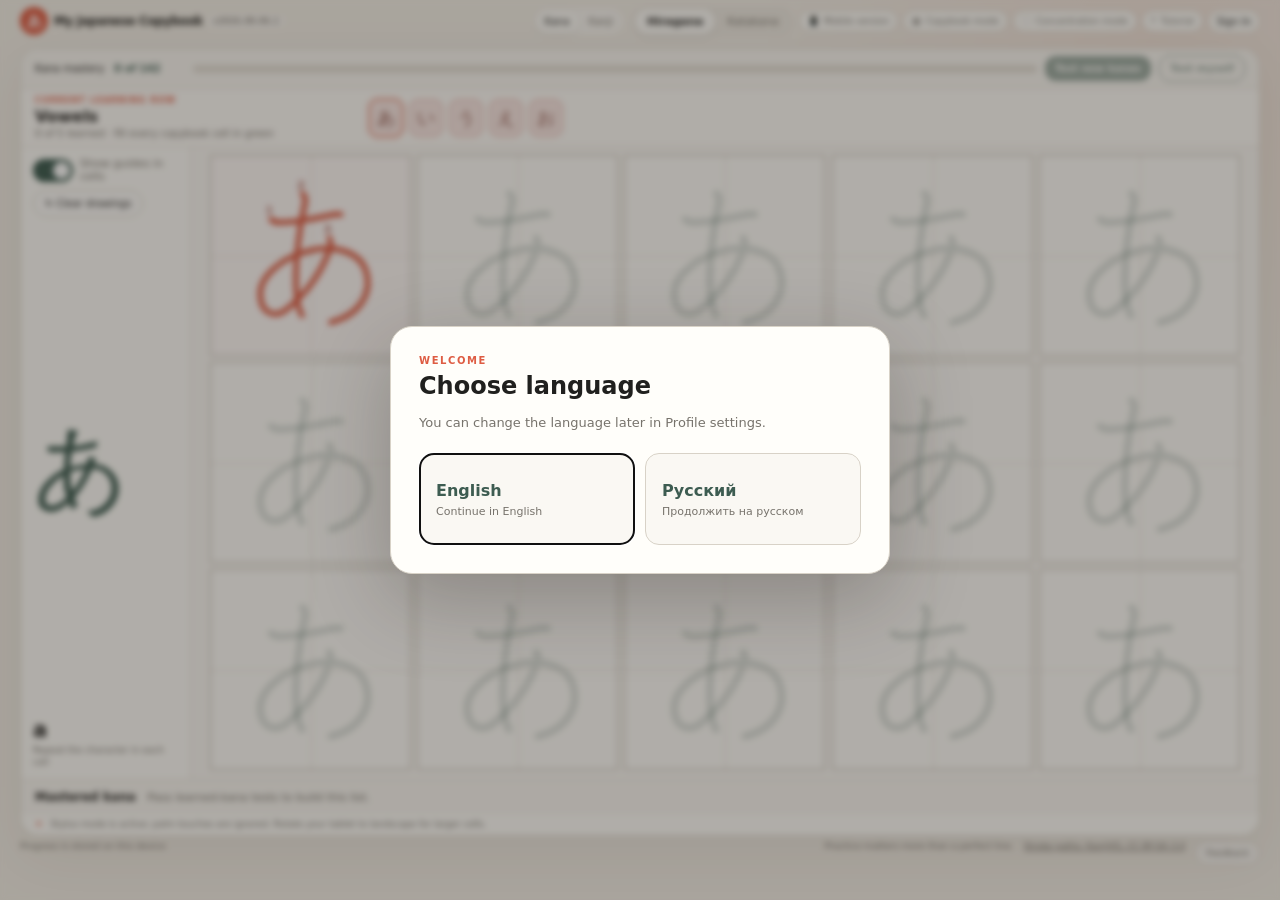
<file: index.html>
<!doctype html>
<html lang="en">
  <head>
    <meta charset="UTF-8" />
    <meta http-equiv="Content-Security-Policy" content="default-src 'self'; script-src 'self'; style-src 'self' 'unsafe-inline'; img-src 'self' data: blob:; font-src 'self' data:; connect-src 'self' https://ilufwstrgvlkzztjvyll.supabase.co https://api.mymemory.translated.net https://kanjiapi.dev; frame-src 'self'; object-src 'none'; base-uri 'self'; form-action 'self'" />
    <meta name="viewport" content="width=device-width, initial-scale=1.0, maximum-scale=1.0, user-scalable=no, viewport-fit=cover" />
    <meta name="theme-color" content="#f7f4ee" />
    <link rel="icon" type="image/svg+xml" href="data:image/svg+xml,%3Csvg xmlns='http://www.w3.org/2000/svg' viewBox='0 0 64 64'%3E%3Crect width='64' height='64' rx='16' fill='%23de5c43'/%3E%3Ctext x='32' y='43' text-anchor='middle' font-size='34' font-family='serif' fill='white'%3E%E5%AD%97%3C/text%3E%3C/svg%3E" />
    <title>My Japanese Copybook</title>
    <link rel="stylesheet" href="styles.css?v=72" />
  </head>
  <body>
    <button class="concentration-exit" id="concentrationExit" type="button" aria-label="Exit concentration mode">×</button>
    <nav class="concentration-nav" aria-label="Sections">
      <a class="active" href="index.html">Kana</a>
      <a href="kanji.html">Kanji</a>
      <span class="concentration-script-switch" role="group" aria-label="Choose a script">
        <button class="script-button active" data-script="hiragana" type="button" aria-label="Hiragana">あ</button>
        <button class="script-button" data-script="katakana" type="button" aria-label="Katakana">ア</button>
      </span>
    </nav>
    <header class="topbar">
      <a class="brand" href="#" aria-label="Kana — home" data-language-static="en">
        <span class="brand-mark">あ</span>
        <span>My Japanese Copybook</span>
      </a>
      <span class="app-version" data-short-version="v19.3" title="App version v2026.09.06.1">v2026.09.06.1</span>
      <nav class="main-nav" aria-label="Sections">
        <a class="active" href="index.html">Kana</a>
        <a href="kanji.html">Kanji</a>
      </nav>
      <div class="header-script-switch script-switch" role="group" aria-label="Choose a script">
        <button class="script-button active" data-script="hiragana" type="button">Hiragana</button>
        <button class="script-button" data-script="katakana" type="button">Katakana</button>
      </div>
      <button class="header-mode-button" id="mobileModeToggle" type="button" aria-label="Mobile version" aria-pressed="false"><span aria-hidden="true">📱</span><span>Mobile version</span></button>
      <button class="header-mode-button" id="copybookModeToggle" type="button" aria-pressed="false"><span aria-hidden="true">▦</span><span>Copybook mode</span></button>
      <button class="header-mode-button" id="concentrationEnter" type="button" aria-label="Enter concentration mode"><span aria-hidden="true">⛶</span><span>Concentration mode</span></button>
      <button class="header-mode-button" id="startProductTour" type="button" aria-label="Start tutorial"><span aria-hidden="true">?</span><span>Tutorial</span></button>
      <div class="account-area">
        <button id="openAccount" type="button" aria-label="Open profile"><span id="signedOutAccount">Sign In</span><span id="signedInAccount" hidden><span id="accountEmail"></span></span></button>
      </div>
    </header>

    <aside class="mobile-suggestion" id="mobileSuggestion" role="dialog" aria-modal="true" aria-labelledby="mobileSuggestionTitle" hidden>
      <div class="mobile-suggestion-card">
        <span class="mobile-suggestion-icon" aria-hidden="true">📱</span>
        <h2 id="mobileSuggestionTitle">Use mobile version?</h2>
        <p>Small screen detected. Mobile version gives you one large practice cell.</p>
        <button id="mobileSuggestionEnable" type="button">Use mobile version</button>
        <button class="mobile-suggestion-dismiss" id="mobileSuggestionDismiss" type="button" aria-label="Dismiss mobile suggestion">×</button>
      </div>
    </aside>

    <dialog class="account-dialog profile-dialog" id="accountDialog">
      <button class="dialog-close" id="closeAccount" type="button" aria-label="Close">×</button>
      <p class="eyebrow">Cloud progress</p><h2 id="accountTitle">Your account</h2>
      <p id="accountIntro">Sign in or create an account to save your test results.</p>
      <form id="accountForm">
        <label>Nickname<input id="accountEmailInput" type="text" required autocomplete="username" autocapitalize="none" spellcheck="false" /></label>
        <label>Password<input id="accountPassword" type="password" required minlength="6" autocomplete="current-password" /></label>
        <p class="account-identity-help">Nicknames are case-insensitive. Keep your password safe; email recovery is unavailable.</p>
        <div class="account-actions"><button type="submit" name="action" value="signin">Sign in</button><button type="submit" name="action" value="signup">Create account</button></div>
        <p id="accountStatus" aria-live="polite"></p>
      </form>
      <form id="recoveryForm" hidden>
        <label>New password<input id="recoveryPassword" type="password" required minlength="6" autocomplete="new-password" /></label>
        <button class="recovery-submit" type="submit">Save new password</button>
        <p id="recoveryStatus" aria-live="polite"></p>
      </form>
      <section class="account-summary" id="accountSummary" hidden>
        <div class="profile-settings">
          <nav class="profile-menu" aria-label="Profile settings">
            <button class="active" type="button" data-profile-panel="profileStatistics">Statistics</button>
            <button type="button" data-profile-panel="profileLanguage">Language</button>
            <button type="button" data-profile-panel="profileInputMode">Input mode</button>
            <button type="button" data-profile-panel="profileResetProgress">Reset progress</button>
            <button type="button" data-profile-panel="profileResetPassword">Change password</button>
            <button class="profile-menu-danger" id="signOut" type="button">Logout</button>
          </nav>
          <div class="profile-panels">
            <section id="profileStatistics" data-profile-section><h3>Statistics</h3><div class="account-stats" id="accountStats"></div></section>
            <section id="profileLanguage" data-profile-section hidden><h3>Language</h3><div class="language-settings"><button type="button" data-language-setting="en">English</button><button type="button" data-language-setting="ru">Русский</button></div></section>
            <section id="profileInputMode" data-profile-section hidden><h3>Input mode</h3><p>Choose which drawing input the copybook accepts.</p><label class="ghost-control profile-input-control"><input id="penOnlyToggle" type="checkbox" /><span class="toggle" aria-hidden="true"></span><span>Stylus only</span></label></section>
            <section id="profileResetProgress" data-profile-section hidden><h3>Reset progress</h3><p>Choose which kana learning path to restart. This cannot be undone.</p><div class="profile-reset-actions"><button type="button" data-reset-script="hiragana">Reset Hiragana</button><button type="button" data-reset-script="katakana">Reset Katakana</button></div></section>
            <section id="profileResetPassword" data-profile-section hidden><h3>Change password</h3><form id="profilePasswordForm"><label>New password<input id="profilePassword" type="password" required minlength="6" autocomplete="new-password" /></label><button class="recovery-submit" type="submit">Save new password</button><p id="profilePasswordStatus" aria-live="polite"></p></form></section>
          </div>
        </div>
      </section>
    </dialog>

    <dialog class="account-dialog language-dialog" id="languageDialog" aria-labelledby="languageTitle">
      <p class="eyebrow">Welcome</p><h2 id="languageTitle">Choose language</h2>
      <p>You can change the language later in Profile settings.</p>
      <div class="language-actions"><button type="button" data-language-choice="en"><strong>English</strong><span>Continue in English</span></button><button type="button" data-language-choice="ru"><strong>Русский</strong><span>Продолжить на русском</span></button></div>
    </dialog>

    <dialog class="account-dialog input-mode-dialog" id="inputModeDialog" aria-labelledby="inputModeTitle">
      <p class="eyebrow">Welcome</p>
      <h2 id="inputModeTitle">How will you practise?</h2>
      <p>Choose your drawing input. You can change this later in Profile settings.</p>
      <div class="input-mode-actions">
        <button type="button" data-input-mode="stylus"><strong>Stylus</strong><span>Ignore finger and palm touches</span></button>
        <button type="button" data-input-mode="finger"><strong>Finger / mouse</strong><span>Draw using touch or a mouse</span></button>
      </div>
    </dialog>

    <dialog class="account-dialog placement-dialog" id="placementDialog" aria-labelledby="placementTitle">
      <section id="placementChoice">
        <p class="eyebrow">Welcome</p>
        <h2 id="placementTitle">What is your kana level?</h2>
        <p>We will use a short check to place you at the right point in the learning path.</p>
        <div class="placement-actions">
          <button type="button" data-placement-level="beginner"><strong>Beginner</strong><span>Start learning from the vowel row</span></button>
          <button type="button" data-placement-level="intermediate"><strong>Intermediate</strong><span>Draw 8 basic kana without hints</span></button>
          <button type="button" data-placement-level="master"><strong>Master of Kana</strong><span>Draw 16 basic and voiced kana without hints</span></button>
        </div>
      </section>
      <section id="placementResult" hidden>
        <p class="eyebrow">Placement complete</p>
        <h2 id="placementResultLevel">Beginner</h2>
        <p id="placementResultSummary"></p>
        <div class="placement-registration" id="placementRegistration">
          <p>Save your level and learning progress across devices.</p>
          <button id="placementRegister" type="button">Create account or sign in</button>
        </div>
        <button class="placement-continue" id="placementContinue" type="button">Start learning</button>
      </section>
    </dialog>

    <main>
      <section class="practice-card" aria-label="Handwriting practice area">
        <div class="kana-progress-panel">
          <div><span>Kana mastery</span><strong id="kanaProgressText">0 of 142</strong></div>
          <div class="kana-progress-track" role="progressbar" aria-label="Mastered kana" aria-valuemin="0" aria-valuemax="142" aria-valuenow="0"><span id="kanaProgressBar"></span></div>
          <button id="startKanaTest" type="button" disabled>Test new kanas</button>
          <button id="testMyself" type="button" disabled>Test myself</button>
        </div>
        <section class="learning-path" aria-labelledby="learningPathTitle">
          <div class="learning-path-summary">
            <div class="learning-row-copy">
              <p class="eyebrow">Current learning row</p>
              <h2 id="learningRowTitle">Vowels</h2>
              <p id="learningRowProgress">0 of 5 learned · fill every copybook cell in green</p>
            </div>
          </div>
          <button class="know-row-button" id="knowCurrentRow" type="button" hidden>I know these kanas</button>
          <div class="kana-picker" id="kanaPicker" aria-label="Choose a character"></div>
        </section>

        <div class="lesson">
          <aside class="reference" aria-live="polite">
            <div class="reference-actions">
              <label class="ghost-control guide-control" id="guideControl">
                <input id="ghostToggle" type="checkbox" checked />
                <span class="toggle" aria-hidden="true"></span>
                <span>Show guides in cells</span>
              </label>
              <button class="clear-button practice-clear" id="clearButton" type="button"><span aria-hidden="true">↻</span> Clear drawings</button>
            </div>
            <div class="reference-kana" id="referenceKana">あ</div>
            <div>
              <div class="reference-romanji" id="referenceRomanji">a</div>
              <div class="reference-hint">Repeat the character in each cell</div>
            </div>
          </aside>

          <div class="sheet-wrap">
            <div class="mobile-practice-progress" id="mobilePracticeProgress" aria-live="polite" hidden></div>
            <div class="test-sheet-layout">
              <button class="forgot-answer" id="forgotKana" type="button" hidden>I don't remember</button>
              <div class="sheet" id="sheet"></div>
            </div>
          </div>
        </div>

        <section class="mastered-kana" aria-labelledby="masteredKanaTitle">
          <div><h3 id="masteredKanaTitle">Mastered kana</h3></div>
          <div class="mastered-kana-list" id="masteredKanaList">Pass learned-kana tests to build this list.</div>
        </section>
        <p class="tablet-tip"><span aria-hidden="true">✦</span><span id="inputModeTip"> Stylus mode is active; palm touches are ignored. </span>Rotate your tablet to landscape for larger cells.</p>
      </section>
    </main>

    <footer>
      <small class="footer-sync-status" id="syncStatus">Progress is stored on this device</small>
      <span>Practice matters more than a perfect line.</span>
      <a href="https://kanjivg.tagaini.net/" target="_blank" rel="noreferrer">Stroke paths: KanjiVG, CC BY-SA 3.0</a>
      <span class="footer-support"><a href="mailto:maksim.timchenko313@gmail.com?subject=Japanese%20Copybook%20feedback">Feedback</a></span>
    </footer>
    <script src="supabase-config.js?v=1"></script>
    <script src="i18n.js?v=29"></script>
    <script src="progress-conflict.js?v=1"></script>
    <script src="progress-sync.js?v=20"></script>
    <script src="kana-progress.js?v=10"></script>
    <script src="kana-guides.js?v=4"></script>
    <script src="app.js?v=62"></script>
    <script src="onboarding.js?v=5"></script>
  </body>
</html>
</file>
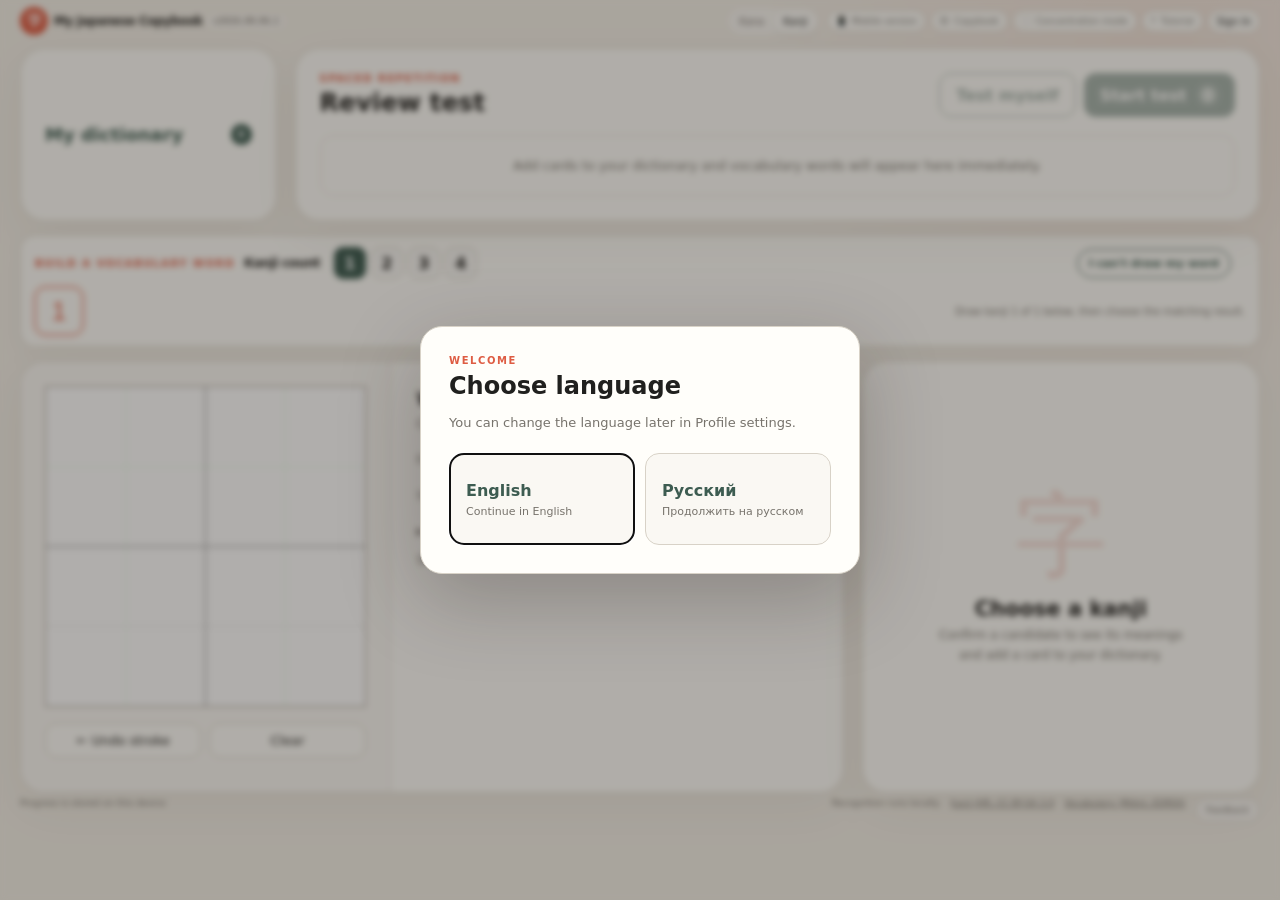
<file: kanji.html>
<!doctype html>
<html lang="en">
  <head>
    <meta charset="UTF-8" />
    <meta http-equiv="Content-Security-Policy" content="default-src 'self'; script-src 'self'; style-src 'self' 'unsafe-inline'; img-src 'self' data: blob:; font-src 'self' data:; connect-src 'self' https://ilufwstrgvlkzztjvyll.supabase.co https://api.mymemory.translated.net https://kanjiapi.dev; frame-src 'self'; object-src 'none'; base-uri 'self'; form-action 'self'" />
    <meta name="viewport" content="width=device-width, initial-scale=1.0, maximum-scale=1.0, user-scalable=no, viewport-fit=cover" />
    <meta name="theme-color" content="#f7f4ee" />
    <link rel="icon" type="image/svg+xml" href="data:image/svg+xml,%3Csvg xmlns='http://www.w3.org/2000/svg' viewBox='0 0 64 64'%3E%3Crect width='64' height='64' rx='16' fill='%23de5c43'/%3E%3Ctext x='32' y='43' text-anchor='middle' font-size='34' font-family='serif' fill='white'%3E%E5%AD%97%3C/text%3E%3C/svg%3E" />
    <title>My Japanese Copybook</title>
    <link rel="stylesheet" href="styles.css?v=72" />
    <link rel="stylesheet" href="kanji.css?v=37" />
  </head>
  <body class="kanji-page">
    <button class="concentration-exit" id="concentrationExit" type="button" aria-label="Exit concentration mode">×</button>
    <nav class="concentration-nav" aria-label="Sections">
      <a href="index.html">Kana</a>
      <a class="active" href="kanji.html">Kanji</a>
      <button class="concentration-copybook" id="concentrationKanjiCopybook" type="button">Copybook</button>
    </nav>
    <header class="topbar">
      <a class="brand" href="index.html" data-language-static="en"><span class="brand-mark">字</span><span>My Japanese Copybook</span></a>
      <span class="app-version" data-short-version="v19.3" title="App version v2026.09.06.1">v2026.09.06.1</span>
      <nav class="main-nav" aria-label="Sections">
        <a href="index.html">Kana</a>
        <a class="active" href="kanji.html">Kanji</a>
      </nav>
      <button class="header-mode-button" id="mobileModeToggle" type="button" aria-label="Mobile version" aria-pressed="false"><span aria-hidden="true">📱</span><span>Mobile version</span></button>
      <button class="header-mode-button" id="openKanjiCopybook" type="button" aria-label="Open kanji copybook"><span aria-hidden="true">田</span><span>Copybook</span></button>
      <button class="header-mode-button" id="concentrationEnter" type="button" aria-label="Enter concentration mode"><span aria-hidden="true">⛶</span><span>Concentration mode</span></button>
      <button class="header-mode-button" id="startProductTour" type="button" aria-label="Start tutorial"><span aria-hidden="true">?</span><span>Tutorial</span></button>
      <div class="account-area">
        <button id="openAccount" type="button" aria-label="Open profile">
          <span id="signedOutAccount">Sign In</span>
          <span id="signedInAccount" hidden><span id="accountEmail"></span></span>
        </button>
      </div>
    </header>

    <aside class="mobile-suggestion" id="mobileSuggestion" role="dialog" aria-modal="true" aria-labelledby="mobileSuggestionTitle" hidden>
      <div class="mobile-suggestion-card">
        <span class="mobile-suggestion-icon" aria-hidden="true">📱</span>
        <h2 id="mobileSuggestionTitle">Use mobile version?</h2>
        <p>Small screen detected. Mobile version gives you larger drawing controls.</p>
        <button id="mobileSuggestionEnable" type="button">Use mobile version</button>
        <button class="mobile-suggestion-dismiss" id="mobileSuggestionDismiss" type="button" aria-label="Dismiss mobile suggestion">×</button>
      </div>
    </aside>

    <dialog class="account-dialog profile-dialog" id="accountDialog">
      <button class="dialog-close" id="closeAccount" type="button" aria-label="Close">×</button>
      <p class="eyebrow">Cloud progress</p>
      <h2 id="accountTitle">Your account</h2>
      <p id="accountIntro">Sign in or create an account to save your dictionary and review schedule.</p>
      <form id="accountForm">
        <label>Nickname<input id="accountEmailInput" type="text" required autocomplete="username" autocapitalize="none" spellcheck="false" /></label>
        <label>Password<input id="accountPassword" type="password" required minlength="6" autocomplete="current-password" /></label>
        <p class="account-identity-help">Nicknames are case-insensitive. Keep your password safe; email recovery is unavailable.</p>
        <div class="account-actions">
          <button type="submit" name="action" value="signin">Sign in</button>
          <button type="submit" name="action" value="signup">Create account</button>
        </div>
        <p id="accountStatus" aria-live="polite"></p>
      </form>
      <form id="recoveryForm" hidden>
        <label>New password<input id="recoveryPassword" type="password" required minlength="6" autocomplete="new-password" /></label>
        <button class="recovery-submit" type="submit">Save new password</button>
        <p id="recoveryStatus" aria-live="polite"></p>
      </form>
      <section class="account-summary" id="accountSummary" hidden>
        <div class="profile-settings">
          <nav class="profile-menu" aria-label="Profile settings">
            <button class="active" type="button" data-profile-panel="profileStatistics">Statistics</button>
            <button type="button" data-profile-panel="profileLanguage">Language</button>
            <button type="button" data-profile-panel="profileInputMode">Input mode</button>
            <a href="index.html#profile-reset">Reset progress</a>
            <button type="button" data-profile-panel="profileResetPassword">Change password</button>
            <button class="profile-menu-danger" id="signOut" type="button">Logout</button>
          </nav>
          <div class="profile-panels">
            <section id="profileStatistics" data-profile-section><h3>Statistics</h3><div class="account-stats" id="accountStats"></div></section>
            <section id="profileLanguage" data-profile-section hidden><h3>Language</h3><div class="language-settings"><button type="button" data-language-setting="en">English</button><button type="button" data-language-setting="ru">Русский</button></div></section>
            <section id="profileInputMode" data-profile-section hidden><h3>Input mode</h3><p>Choose which drawing input the copybook accepts.</p><label class="ghost-control profile-input-control"><input id="penOnlyToggle" type="checkbox" /><span class="toggle" aria-hidden="true"></span><span>Stylus only</span></label></section>
            <section id="profileResetPassword" data-profile-section hidden><h3>Change password</h3><form id="profilePasswordForm"><label>New password<input id="profilePassword" type="password" required minlength="6" autocomplete="new-password" /></label><button class="recovery-submit" type="submit">Save new password</button><p id="profilePasswordStatus" aria-live="polite"></p></form></section>
          </div>
        </div>
      </section>
    </dialog>

    <dialog class="account-dialog language-dialog" id="languageDialog" aria-labelledby="languageTitle">
      <p class="eyebrow">Welcome</p><h2 id="languageTitle">Choose language</h2>
      <p>You can change the language later in Profile settings.</p>
      <div class="language-actions"><button type="button" data-language-choice="en"><strong>English</strong><span>Continue in English</span></button><button type="button" data-language-choice="ru"><strong>Русский</strong><span>Продолжить на русском</span></button></div>
    </dialog>

    <main class="kanji-main">
      <div class="kanji-page-actions"><button id="openDictionary" type="button"><span>My dictionary</span><strong id="dictionaryLauncherCount">0</strong></button></div>
      <section class="word-builder" aria-labelledby="wordBuilderTitle">
        <div class="word-builder-title"><p class="eyebrow">Build a vocabulary word</p><h1 id="wordBuilderTitle">Kanji count</h1></div>
        <div class="word-length-options" id="wordLengthOptions" role="group" aria-label="Number of kanji">
          <button class="active" type="button" data-word-length="1" aria-pressed="true">1</button>
          <button type="button" data-word-length="2" aria-pressed="false">2</button>
          <button type="button" data-word-length="3" aria-pressed="false">3</button>
          <button type="button" data-word-length="4" aria-pressed="false">4</button>
        </div>
        <button class="word-lookup-toggle" id="toggleWordLookup" type="button" aria-expanded="false" aria-controls="wordLookupForm">I can't draw my word</button>
        <div class="word-cells" id="wordCells" aria-label="Kanji in this word"></div>
        <p class="word-builder-help" id="activeCellLabel">Draw kanji 1 of 1 below, then choose the matching result.</p>
        <form class="word-lookup-form" id="wordLookupForm" hidden>
          <label for="wordLookupInput">Type the word in English, Russian, or Japanese</label>
          <div><input id="wordLookupInput" type="search" required autocomplete="off" placeholder="For example: school, школа, or がっこう" /><button type="submit">Find kanji</button></div>
          <p id="wordLookupStatus" aria-live="polite"></p>
          <div class="word-lookup-results" id="wordLookupResults"></div>
        </form>
      </section>
      <div class="kanji-layout">
        <section class="recognizer-card">
          <div class="draw-panel">
            <div class="canvas-wrap">
              <canvas id="can" width="360" height="360" aria-label="Kanji drawing area"></canvas>
              <div class="canvas-stroke-guide" id="reviewStrokeGuide" hidden></div>
            </div>
            <div class="draw-actions">
              <button id="jhr-undo" type="button">← Undo stroke</button>
              <button id="jhr-clear" type="button">Clear</button>
            </div>
          </div>

          <div class="candidate-panel">
            <p class="panel-label">What did you write?</p>
            <p class="candidate-help">Choose the closest match. The best candidates appear first.</p>
            <div class="candidate-group"><span>Exact match</span><div class="candidate-list" id="jhr-guess"></div></div>
            <div class="candidate-group"><span>Similar</span><div class="candidate-list" id="jhr-fuzzy"></div></div>
            <details>
              <summary>Other candidates</summary>
              <div class="candidate-group"><span>Partial match</span><div class="candidate-list" id="jhr-slength"></div></div>
              <div class="candidate-group"><span>Similar stroke set</span><div class="candidate-list" id="jhr-similarity"></div></div>
              <div class="candidate-group"><span>Possibly a different order</span><div class="candidate-list" id="jhr-wrongorder"></div></div>
            </details>
            <p class="empty-candidates" id="emptyCandidates">Start writing and candidates will appear here.</p>
          </div>
        </section>

        <aside class="dictionary-card">
          <div id="selectionEmpty" class="selection-empty"><span>字</span><h2>Choose a kanji</h2><p>Confirm a candidate to see its meanings and add a card to your dictionary.</p></div>
          <form id="kanjiForm" hidden>
            <div class="selected-kanji" id="selectedKanji">字</div>
            <div class="word-stroke-examples" id="wordStrokeExamples" hidden></div>
            <label>Meaning<input id="translationInput" required autocomplete="off" placeholder="For example: water" /></label>
            <div class="meaning-suggestions" id="meaningSuggestions"></div>
            <label>Main whole-word reading<input id="readingInput" autocomplete="off" lang="ja" placeholder="For example: みず" /></label>
            <div class="reading-suggestions" id="readingSuggestions"></div>
            <label class="pitch-accent-control">Pitch accent type<select id="pitchAccentInput"><option value="">Select type…</option><option value="0" data-accent-type="0">0 — heiban</option><option value="1" data-accent-type="1">1</option><option value="2" data-accent-type="2">2</option><option value="3" data-accent-type="3">3</option><option value="4" data-accent-type="4">4</option><option value="5" data-accent-type="5">5</option><option value="6" data-accent-type="6">6</option></select><small id="pitchAccentHelp">Select 0 for heiban, or the mora after which the pitch drops.</small></label>
            <div class="pitch-accent-preview" id="pitchAccentPreview" hidden></div>
            <label>Note<textarea id="noteInput" rows="3" placeholder="Reading, association, or example"></textarea></label>
            <div class="reading-info" id="readingInfo"></div>
            <button class="save-kanji" type="submit">Add to dictionary</button>
          </form>
        </aside>
      </div>

      <section class="review-section" id="reviewSection">
        <div class="review-heading">
          <div><p class="eyebrow">Spaced repetition</p><h2>Review test</h2></div>
          <div class="review-actions"><button id="exitReview" type="button" hidden>Exit test</button><button id="testKanjiMyself" type="button">Test myself</button><button id="startReview" type="button">Start test <span id="dueCount">0</span></button></div>
        </div>
        <div class="review-empty" id="reviewEmpty">Add cards to your dictionary and new kanji will appear here immediately.</div>
        <div class="review-card" id="reviewCard" hidden>
          <p id="reviewProgress"></p>
          <div class="review-translation" id="reviewTranslation"></div>
          <p class="review-prompt">Draw the kanji for this meaning. Follow the correct stroke order and direction.</p>
          <div class="review-word-cells" id="reviewWordCells" hidden></div>
          <div class="review-passed-details" id="reviewPassedDetails" hidden>
            <div class="review-passed-word" id="reviewPassedWord" lang="ja"></div>
            <div class="review-passed-pitch" id="reviewPassedPitch"></div>
            <button class="review-next" id="reviewNext" type="button">Next</button>
          </div>
          <div id="reviewCanvasHost"></div>
          <div class="review-submit-actions">
            <button class="forgot-answer" id="forgotKanji" type="button" hidden>I don't remember</button>
            <button class="check-drawing" id="checkDrawing" type="button">Check writing</button>
          </div>
          <div class="review-feedback" id="reviewFeedback" hidden aria-live="polite"></div>
        </div>
        <div class="review-practice-icons" id="reviewPracticeIcons" hidden>
          <p>Words to practice</p>
          <div class="review-practice-icon-list" id="reviewPracticeIconList"></div>
        </div>
      </section>

      <div class="jhr-internals" aria-hidden="true">
        <span id="jhr-angles"></span><span id="jhr-direction"></span><span id="jhr-overlap"></span><span id="jhr-saver"></span><span id="jhr-random-cjk"></span>
      </div>
    </main>

    <dialog class="vocabulary-dialog" id="dictionaryDialog" aria-labelledby="dictionaryTitle">
      <button class="dialog-close" id="closeDictionary" type="button" aria-label="Close">×</button>
      <div class="dictionary-heading"><div><p class="eyebrow" id="dictionaryStorageStatus">Stored on this device</p><h2 id="dictionaryTitle">My dictionary</h2></div><div class="dictionary-heading-actions"><span id="dictionaryCount">0 cards</span><button id="exportAnki" type="button" disabled>Export to Anki</button></div></div>
      <label class="vocabulary-search"><span>Search vocabulary</span><input id="dictionarySearch" type="search" autocomplete="off" placeholder="Search by word, reading, meaning, or note" /></label>
      <div class="dictionary-list" id="dictionaryList"></div>
    </dialog>

    <dialog class="kanji-copybook-dialog" id="kanjiCopybookDialog" aria-labelledby="kanjiCopybookTitle">
      <section class="kanji-copybook-picker" id="kanjiCopybookPicker">
        <button class="dialog-close" id="closeKanjiCopybook" type="button" aria-label="Close">×</button>
        <div class="dictionary-heading"><div><p class="eyebrow">Writing practice</p><h2 id="kanjiCopybookTitle">Kanji copybook</h2></div><span id="kanjiCopybookCount">0 words</span></div>
        <label class="vocabulary-search"><span>Search your dictionary</span><input id="kanjiCopybookSearch" type="search" autocomplete="off" placeholder="Search by word, reading, meaning, or note" /></label>
        <p class="kanji-copybook-help">Choose a word, then practise each of its kanji.</p>
        <div class="kanji-copybook-words" id="kanjiCopybookWords"></div>
      </section>
      <section class="kanji-copybook-practice" id="kanjiCopybookPractice" hidden>
        <header class="kanji-copybook-toolbar">
          <button class="kanji-copybook-back" id="kanjiCopybookBack" type="button">← Back to dictionary</button>
          <div class="kanji-copybook-word-info"><strong id="kanjiCopybookWord" lang="ja"></strong><span id="kanjiCopybookDetails"></span></div>
          <label class="ghost-control kanji-copybook-guide-control" id="kanjiCopybookGuideControl">
            <input id="kanjiCopybookGuideToggle" type="checkbox" checked />
            <span class="toggle" aria-hidden="true"></span>
            <span>Show guides in cells</span>
          </label>
          <button class="kanji-copybook-clear" id="clearKanjiCopybook" type="button">Clear cells</button>
          <button class="dialog-close" id="closeKanjiCopybookPractice" type="button" aria-label="Close">×</button>
        </header>
        <nav class="kanji-copybook-character-tabs" id="kanjiCopybookCharacterTabs" aria-label="Kanji in this word"></nav>
        <div class="kanji-copybook-sheet" id="kanjiCopybookSheet"></div>
      </section>
    </dialog>

    <footer><small class="footer-sync-status" id="syncStatus">Progress is stored on this device</small><span>Recognition runs locally.</span><a href="https://github.com/ZacharyRead/jlect-jhr" target="_blank" rel="noreferrer">JLect JHR, CC BY-SA 3.0</a><a href="https://www.edrdg.org/jmdict/j_jmdict.html" target="_blank" rel="noreferrer">Vocabulary: JMdict, EDRDG</a><span class="footer-support"><a href="mailto:maksim.timchenko313@gmail.com?subject=Japanese%20Copybook%20feedback">Feedback</a></span></footer>
    <script src="supabase-config.js?v=1"></script>
    <script src="i18n.js?v=29"></script>
    <script src="progress-conflict.js?v=1"></script>
    <script src="progress-sync.js?v=20"></script>
    <script src="vendor/jlect-jhr/jlect-jhr.js"></script>
    <script src="kanjivg-directions.js?v=1"></script>
    <script src="kanjivg-strokes.js?v=2"></script>
    <script src="stroke-guide.js?v=1"></script>
    <script src="recognizer-geometry.js?v=2"></script>
    <script src="recognizer-fixes.js?v=1"></script>
    <script src="srs.js?v=8"></script>
    <script src="pitch-accent.js?v=3"></script>
    <script src="anki-export.js?v=3"></script>
    <script src="assets/jmdict-common.js?v=2"></script>
    <script src="kanji-app.js?v=64"></script>
    <script src="onboarding.js?v=5"></script>
  </body>
</html>
</file>
<file: styles.css>
@import url('https://fonts.googleapis.com/css2?family=Manrope:wght@400;500;600;700&family=Noto+Sans+JP:wght@400;500&display=swap');

:root {
  --ink: #20201e;
  --muted: #77736c;
  --paper: #fffefa;
  --canvas: #f5f1e9;
  --line: #d8d2c7;
  --accent: #de5c43;
  --accent-soft: #f6ddd6;
  --green: #3d5c51;
}

* { box-sizing: border-box; }
body { -webkit-user-select: none; user-select: none; }
input, textarea, [contenteditable="true"] { -webkit-user-select: text; user-select: text; }
[hidden] { display: none !important; }

html { background: var(--canvas); }

body {
  margin: 0;
  color: var(--ink);
  background:
    radial-gradient(circle at 90% 5%, rgba(222, 92, 67, .08), transparent 25rem),
    var(--canvas);
  font-family: Manrope, system-ui, sans-serif;
  min-height: 100vh;
}

button, input { font: inherit; }
button { color: inherit; }

.topbar {
  width: min(1180px, calc(100% - 40px));
  margin: 0 auto;
  min-height: 50px;
  display: flex;
  align-items: center;
  justify-content: space-between;
  gap: 8px;
  flex-wrap: nowrap;
}

.brand {
  display: flex;
  align-items: center;
  gap: 8px;
  color: inherit;
  text-decoration: none;
  font-weight: 700;
  letter-spacing: -.03em;
}

.brand-mark {
  width: 32px;
  height: 32px;
  display: grid;
  place-items: center;
  border-radius: 50%;
  color: white;
  background: var(--accent);
  font-family: 'Noto Sans JP', sans-serif;
  font-size: 18px;
}
body.mobile-suggestion-open { overflow: hidden; }
.product-tour { position: fixed; z-index: 3000; inset: 0; width: 100%; height: 100%; pointer-events: auto; }
.product-tour-spotlight { position: fixed; z-index: 0; border: 2px solid rgba(255,255,255,.95); border-radius: 14px; box-shadow: 0 0 0 9999px rgba(30,25,18,.68), 0 0 0 5px rgba(222,92,67,.38); pointer-events: none; transition: left .2s ease, top .2s ease, width .2s ease, height .2s ease; }
.product-tour-popover { --tour-arrow-offset: 50%; position: fixed; z-index: 1; width: min(340px, calc(100vw - 24px)); max-height: calc(100dvh - 24px); overflow: auto; border: 1px solid var(--line); border-radius: 18px; padding: 20px; color: var(--ink); background: var(--paper); box-shadow: 0 22px 70px rgba(20,18,14,.32); }
.product-tour-arrow { position: absolute; width: 14px; height: 14px; background: var(--paper); transform: rotate(45deg); }
.product-tour-popover[data-placement="bottom"] .product-tour-arrow { top: -8px; left: var(--tour-arrow-offset); margin-left: -7px; border-top: 1px solid var(--line); border-left: 1px solid var(--line); }
.product-tour-popover[data-placement="top"] .product-tour-arrow { bottom: -8px; left: var(--tour-arrow-offset); margin-left: -7px; border-right: 1px solid var(--line); border-bottom: 1px solid var(--line); }
.product-tour-popover[data-placement="right"] .product-tour-arrow { top: var(--tour-arrow-offset); left: -8px; margin-top: -7px; border-left: 1px solid var(--line); border-bottom: 1px solid var(--line); }
.product-tour-popover[data-placement="left"] .product-tour-arrow { top: var(--tour-arrow-offset); right: -8px; margin-top: -7px; border-top: 1px solid var(--line); border-right: 1px solid var(--line); }
.product-tour-progress { margin: 0 0 7px; color: var(--accent); font-size: 10px; font-weight: 700; letter-spacing: .08em; text-transform: uppercase; }
.product-tour-popover h2 { margin: 0; font-size: 21px; }
.product-tour-copy { margin: 9px 0 18px; color: var(--muted); font-size: 13px; line-height: 1.55; }
.product-tour-actions { display: grid; grid-template-columns: auto 1fr auto auto; align-items: center; gap: 7px; }
.product-tour-actions button { border: 1px solid var(--line); border-radius: 10px; padding: 8px 11px; background: transparent; cursor: pointer; font-size: 11px; font-weight: 700; }
.product-tour-actions .product-tour-next { border-color: var(--green); color: #fff; background: var(--green); }
.product-tour-actions .product-tour-skip { border-color: transparent; padding-inline: 0; color: var(--muted); font-weight: 600; }
.header-context { color: var(--muted); white-space: nowrap; font-size: 11px; }
.app-version { flex: none; border-radius: 999px; padding: 2px 5px; color: #918c83; background: rgba(255,255,255,.5); white-space: nowrap; font-size: 8px; font-weight: 600; letter-spacing: .02em; }
.main-nav { display: flex; align-items: center; gap: 3px; margin-left: auto; margin-right: 4px; padding: 2px; border-radius: 999px; background: rgba(255,255,255,.48); }
.main-nav a { padding: 6px 10px; border-radius: 999px; color: var(--muted); text-decoration: none; font-size: 12px; }
.main-nav a.active { color: var(--ink); background: var(--paper); box-shadow: 0 2px 8px rgba(30,25,18,.07); }
.header-script-switch { flex: none; padding: 2px; }
.header-script-switch .script-button { padding: 6px 9px; white-space: nowrap; font-size: 10px; }
.header-mode-button { display: flex; align-items: center; gap: 5px; flex: none; border: 1px solid var(--line); border-radius: 999px; padding: 6px 9px; color: var(--muted); background: var(--paper); cursor: pointer; white-space: nowrap; font-size: 10px; }
.header-mode-button:hover { border-color: var(--green); color: var(--green); }
.header-mode-button[aria-pressed="true"] { border-color: var(--green); color: #fff; background: var(--green); }
.header-mode-button > span:first-child { line-height: 1; }
.top-donate-link { border-color: #ecc1b8; color: #a94534; text-decoration: none; }
.top-donate-link:hover { border-color: #a94534; color: #8d382a; }
.mobile-suggestion { position: fixed; z-index: 2000; inset: 0; width: 100%; height: 100%; display: grid; place-items: center; padding: max(20px, env(safe-area-inset-top)) max(20px, env(safe-area-inset-right)) max(20px, env(safe-area-inset-bottom)) max(20px, env(safe-area-inset-left)); color: var(--ink); background: rgba(30,25,18,.56); backdrop-filter: blur(7px); }
.mobile-suggestion-card { position: relative; width: min(430px, 100%); border: 1px solid #cfded5; border-radius: 24px; padding: 34px 28px 28px; background: var(--paper); box-shadow: 0 24px 80px rgba(30,25,18,.3); text-align: center; }
.mobile-suggestion-icon { display: block; margin-bottom: 10px; font-size: 44px; line-height: 1; }
.mobile-suggestion h2 { margin: 0; font-size: 25px; }
.mobile-suggestion p { margin: 10px 0 22px; color: var(--muted); font-size: 14px; line-height: 1.55; }
.mobile-suggestion-card > button:not(.mobile-suggestion-dismiss) { width: 100%; border: 0; border-radius: 12px; padding: 12px 14px; color: #fff; background: var(--green); cursor: pointer; font-weight: 700; }
.mobile-suggestion-dismiss { position: absolute; top: 10px; right: 10px; width: 32px; height: 32px; border: 0; border-radius: 50%; background: #f2eee7; cursor: pointer; font-size: 21px; }
.account-area { display: flex; flex-direction: column; align-items: flex-end; gap: 3px; }
.account-area > button { max-width: 180px; overflow: hidden; border: 1px solid var(--line); border-radius: 999px; padding: 6px 10px; background: var(--paper); cursor: pointer; text-overflow: ellipsis; white-space: nowrap; font-size: 12px; }
.account-area > button[data-signed-in="true"] { width: 32px; height: 32px; padding: 0; border-color: var(--green); color: #fff; background: var(--green); font-weight: 700; }
#syncStatus[data-error="true"], #accountStatus[data-error="true"] { color: #a94534; }
.account-dialog { width: min(440px, calc(100% - 28px)); border: 1px solid var(--line); border-radius: 22px; padding: 28px; color: var(--ink); background: var(--paper); box-shadow: 0 25px 80px rgba(30,25,18,.25); }
.account-dialog::backdrop { background: rgba(30,25,18,.35); backdrop-filter: blur(3px); }
.account-dialog h2 { margin: 6px 0 8px; }
.account-dialog > p:not(.eyebrow) { color: var(--muted); font-size: 13px; line-height: 1.55; }
.account-dialog label { display: block; margin-top: 14px; color: var(--muted); font-size: 12px; }
.account-dialog input { width: 100%; margin-top: 6px; border: 1px solid var(--line); border-radius: 11px; padding: 11px 12px; background: #fbfaf7; }
.account-dialog select { width: 100%; margin-top: 6px; border: 1px solid var(--line); border-radius: 11px; padding: 11px 12px; background: #fbfaf7; }
.dialog-close { position: absolute; top: 13px; right: 13px; width: 30px; height: 30px; border: 0; border-radius: 50%; background: #f2eee7; cursor: pointer; font-size: 19px; }
.donation-dialog { text-align: center; }
.donation-dialog .eyebrow { margin-top: 0; }
.donation-checkout-link { display: inline-flex; min-height: 44px; margin-top: 12px; align-items: center; justify-content: center; border-radius: 999px; padding: 11px 20px; color: #fff; background: #a94534; text-decoration: none; font-size: 13px; font-weight: 700; }
.donation-checkout-link:hover { background: #8d382a; }
.account-actions { display: grid; grid-template-columns: 1fr 1fr; gap: 8px; margin-top: 18px; }
.account-actions button, .sign-out { border: 0; border-radius: 11px; padding: 11px; color: #fff; background: var(--green); cursor: pointer; font-weight: 700; }
.account-actions button[value="signup"] { color: var(--green); border: 1px solid var(--green); background: transparent; }
.account-actions .reset-password { grid-column: 1 / -1; padding: 6px; color: var(--muted); background: transparent; font-size: 12px; font-weight: 600; }
.account-identity-help { margin: 10px 0 0; color: var(--muted); font-size: 10px; line-height: 1.45; }
.recovery-submit { width: 100%; margin-top: 18px; border: 0; border-radius: 11px; padding: 11px; color: #fff; background: var(--green); cursor: pointer; font-weight: 700; }
#recoveryStatus { min-height: 20px; margin-bottom: 0; color: var(--muted); font-size: 12px; }
.input-mode-dialog { width: min(500px, calc(100% - 28px)); }
.input-mode-actions { display: grid; grid-template-columns: 1fr 1fr; gap: 10px; margin-top: 20px; }
.input-mode-actions button { display: flex; min-height: 100px; flex-direction: column; justify-content: center; gap: 5px; border: 1px solid var(--line); border-radius: 14px; padding: 16px; color: var(--ink); background: #faf8f3; cursor: pointer; text-align: left; }
.input-mode-actions button:hover { border-color: var(--green); background: #f3f6f3; }
.input-mode-actions strong { color: var(--green); font-size: 16px; }
.input-mode-actions span { color: var(--muted); font-size: 11px; line-height: 1.4; }
.language-dialog { width: min(500px, calc(100% - 28px)); }
.language-actions { display: grid; grid-template-columns: 1fr 1fr; gap: 10px; margin-top: 20px; }
.language-actions button { min-height: 92px; border: 1px solid var(--line); border-radius: 14px; padding: 16px; color: var(--ink); background: #faf8f3; cursor: pointer; text-align: left; }
.language-actions button:hover { border-color: var(--green); background: #f3f6f3; }
.language-actions strong, .language-actions span { display: block; }
.language-actions strong { color: var(--green); font-size: 16px; }
.language-actions span { margin-top: 5px; color: var(--muted); font-size: 11px; }
.language-settings { display: grid; grid-template-columns: 1fr 1fr; gap: 8px; }
.language-settings button { border: 1px solid var(--line); border-radius: 11px; padding: 12px; color: var(--muted); background: #faf8f3; cursor: pointer; font-weight: 600; }
.language-settings button.active { border-color: var(--green); color: var(--green); background: #edf3ef; }
.placement-dialog { width: min(590px, calc(100% - 28px)); }
.placement-actions { display: grid; grid-template-columns: repeat(3, 1fr); gap: 9px; margin-top: 20px; }
.placement-actions button { min-height: 112px; border: 1px solid var(--line); border-radius: 14px; padding: 14px; color: var(--ink); background: #faf8f3; cursor: pointer; text-align: left; }
.placement-actions button:hover { border-color: var(--green); background: #f3f6f3; }
.placement-actions strong, .placement-actions span { display: block; }
.placement-actions strong { color: var(--green); font-size: 14px; }
.placement-actions span { margin-top: 6px; color: var(--muted); font-size: 11px; line-height: 1.45; }
.placement-registration { margin-top: 18px; border: 1px solid #cfded5; border-radius: 14px; padding: 14px; background: #f1f6f3; }
.placement-registration p { margin: 0 0 10px; color: var(--muted); font-size: 12px; line-height: 1.45; }
.placement-registration button { width: 100%; border: 0; border-radius: 10px; padding: 10px; color: #fff; background: var(--green); cursor: pointer; font-weight: 700; }
.placement-continue { width: 100%; margin-top: 18px; border: 0; border-radius: 11px; padding: 11px; color: #fff; background: var(--green); cursor: pointer; font-weight: 700; }
.placement-active .kana-progress-panel, .placement-active .learning-path, .placement-active .controls, .placement-active .kana-picker, .placement-active .mastered-kana, .placement-active .score-legend { display: none; }
.placement-active .reference-kana { color: var(--muted); }
.test-active .reference-romanji { overflow-wrap: anywhere; font-size: 22px; line-height: 1.15; }
.test-active .reference-hint { font-size: 11px; line-height: 1.35; }
#accountStatus { min-height: 20px; margin-bottom: 0; color: var(--muted); font-size: 12px; }
#accountStatus[data-error="true"], #recoveryStatus[data-error="true"] { color: #a94534; }
.sign-out { width: 100%; margin-top: 8px; color: #a94534; background: #fff0ed; }
.account-summary { margin-top: 18px; }
.profile-dialog { width: min(680px, calc(100% - 28px)); }
.profile-settings { display: grid; grid-template-columns: 150px minmax(0, 1fr); gap: 22px; }
.profile-menu { display: flex; flex-direction: column; gap: 5px; }
.profile-menu button, .profile-menu a { width: 100%; border: 0; border-radius: 10px; padding: 10px 11px; color: var(--muted); background: transparent; cursor: pointer; text-align: left; text-decoration: none; font-size: 12px; }
.profile-menu button:hover, .profile-menu a:hover, .profile-menu button.active { color: var(--ink); background: #f2eee7; }
.profile-menu .profile-menu-danger { margin-top: auto; color: #a94534; }
.profile-panels > section > h3 { margin: 0 0 12px; font-size: 18px; }
.profile-panels > section > p { margin: 0 0 14px; color: var(--muted); font-size: 12px; line-height: 1.5; }
.account-dialog .profile-input-control { display: flex; width: 100%; margin-top: 0; justify-content: flex-start; border: 1px solid #e9e4dc; border-radius: 13px; padding: 13px; background: #faf8f3; }
.profile-reset-actions { display: grid; gap: 8px; }
.profile-reset-actions button { border: 1px solid #ecc1b8; border-radius: 10px; padding: 10px; color: #a94534; background: #fff7f5; cursor: pointer; text-align: left; font-weight: 600; }
#profilePasswordStatus { min-height: 20px; margin-bottom: 0; color: var(--muted); font-size: 12px; }
#profilePasswordStatus[data-error="true"] { color: #a94534; }
.account-stats { display: grid; grid-template-columns: repeat(2, 1fr); gap: 8px; }
.account-stats h3 { grid-column: 1 / -1; margin: 8px 0 0; font-size: 13px; }
.account-stats h3:first-child { margin-top: 0; }
.account-stats > div { min-width: 0; border: 1px solid #e9e4dc; border-radius: 13px; padding: 13px 10px; background: #faf8f3; text-align: center; }
.account-stats strong, .account-stats span { display: block; }
.account-stats strong { color: var(--green); font-size: 18px; }
.account-stats span { margin-top: 4px; color: var(--muted); font-size: 10px; line-height: 1.35; }

.clear-button {
  border: 1px solid var(--line);
  border-radius: 999px;
  background: rgba(255,255,255,.5);
  padding: 10px 17px;
  cursor: pointer;
  transition: .2s ease;
}

.clear-button:hover { border-color: var(--accent); color: var(--accent); }
.practice-clear { margin-left: auto; }

main { width: min(1180px, calc(100% - 40px)); margin: 16px auto 0; }

.intro { display: grid; grid-template-columns: auto minmax(260px, 1fr); align-items: end; gap: 8px 30px; margin-bottom: 22px; }
.eyebrow { grid-column: 1 / -1; margin: 0; color: var(--accent); font-size: 10px; font-weight: 700; letter-spacing: .16em; text-transform: uppercase; }
h1 { margin: 0; font-size: clamp(30px, 4vw, 46px); line-height: 1.05; letter-spacing: -.05em; font-weight: 600; }
.lead { max-width: 570px; margin: 0 0 2px; color: var(--muted); font-size: 14px; line-height: 1.55; }

.practice-card {
  background: var(--paper);
  border: 1px solid rgba(216,210,199,.8);
  border-radius: 28px;
  box-shadow: 0 20px 60px rgba(55,46,32,.07);
  overflow: hidden;
}
.kana-progress-panel { display: grid; grid-template-columns: minmax(150px, auto) minmax(180px, 1fr) auto auto; align-items: center; gap: 12px; padding: 14px 20px; border-bottom: 1px solid #e9e4dc; background: #faf8f3; }
.kana-progress-panel > div:first-child { display: flex; gap: 10px; font-size: 12px; }
.kana-progress-panel strong { color: var(--green); }
.kana-progress-track { height: 8px; overflow: hidden; border-radius: 999px; background: #e5e0d7; }
.kana-progress-track span { display: block; width: 0; height: 100%; border-radius: inherit; background: var(--green); transition: width .3s; }
#startKanaTest, #testMyself { border: 0; border-radius: 11px; padding: 9px 14px; color: #fff; background: var(--green); cursor: pointer; font-weight: 700; }
#testMyself { border: 1px solid var(--green); color: var(--green); background: transparent; }
#startKanaTest:disabled, #testMyself:disabled { cursor: not-allowed; opacity: .5; }
.forgot-answer { border: 1px solid var(--accent); border-radius: 10px; padding: 8px 11px; color: var(--accent); background: transparent; cursor: pointer; font-size: 11px; font-weight: 700; }
.test-sheet-layout { display: contents; }
.test-active .test-sheet-layout { display: grid; grid-template-columns: minmax(110px, 145px) minmax(220px, 340px); align-items: center; gap: 12px; width: max-content; max-width: 100%; }
.test-active .test-sheet-layout > .forgot-answer { justify-self: end; margin: 0; background: rgba(255,254,250,.96); text-align: center; white-space: normal; }
.test-active .test-sheet-layout > .sheet { grid-column: 2; }
.copybook-mode .kana-progress-panel, .copybook-mode .learning-path-summary, .copybook-mode .know-row-button, .copybook-mode .mastered-kana { display: none; }
.copybook-mode .learning-path { grid-template-columns: minmax(0, 1fr); gap: 0; padding: 6px 10px; }
.copybook-mode .learning-path .kana-picker { width: 100%; max-width: none; justify-content: flex-start; padding: 10px 14px; }
.progress-reset { position: relative; }
.progress-reset summary { border: 1px solid var(--line); border-radius: 11px; padding: 8px 11px; color: var(--muted); background: var(--paper); cursor: pointer; font-size: 12px; list-style: none; }
.progress-reset summary::-webkit-details-marker { display: none; }
.progress-reset > div { position: absolute; z-index: 8; top: calc(100% + 7px); right: 0; width: 170px; overflow: hidden; border: 1px solid var(--line); border-radius: 12px; padding: 5px; background: var(--paper); box-shadow: 0 12px 30px rgba(30,25,18,.16); }
.progress-reset button { width: 100%; border: 0; border-radius: 8px; padding: 9px; color: #a94534; background: transparent; cursor: pointer; text-align: left; font-size: 12px; }
.progress-reset button:hover { background: #fff0ed; }
.test-active .sheet { grid-template-columns: minmax(220px, 340px); min-width: 0; justify-content: center; }
.test-active .test-cell { width: min(100%, 340px); justify-self: center; }
.test-active .sheet-wrap { display: grid; place-items: center; }
.test-active .sheet { width: min(100%, 340px); margin-inline: 0; }
.test-active .kana-picker { display: none; }
.test-active .mastered-kana { display: none; }
.test-active .practice-clear { display: none; }
.test-active .learning-path { display: none; }
.learning-path { display: grid; grid-template-columns: minmax(150px, .65fr) auto minmax(280px, 1.35fr); align-items: center; gap: 14px; padding: 20px 28px; border-bottom: 1px solid #e9e4dc; background: #fffdf9; }
.learning-path h2 { margin: 5px 0 4px; font-size: 22px; }
#learningRowProgress { margin: 0; color: var(--muted); font-size: 12px; }
.learning-path .kana-picker { width: 100%; max-width: none; justify-content: flex-end; border: 0; padding: 0; }
body:not(.copybook-mode) .learning-path .kana-picker { gap: 6px; overflow-x: visible; }
body:not(.copybook-mode) .learning-path .kana-button { min-width: 34px; max-width: 48px; flex: 1 1 0; }
.learning-path > .know-row-button { margin: 0; white-space: nowrap; }
.know-row-button { margin-top: 10px; border: 1px solid var(--green); border-radius: 10px; padding: 7px 10px; color: var(--green); background: transparent; cursor: pointer; font-size: 11px; font-weight: 700; }
.know-row-button:hover { color: #fff; background: var(--green); }
.know-row-button:disabled { cursor: not-allowed; opacity: .45; }

.controls {
  display: flex;
  align-items: center;
  justify-content: space-between;
  gap: 20px;
  padding: 24px 28px;
  border-bottom: 1px solid #e9e4dc;
  flex-wrap: wrap;
}

.script-switch { display: flex; background: #efebe3; padding: 4px; border-radius: 999px; }
.script-button { border: 0; background: transparent; padding: 9px 18px; border-radius: 999px; cursor: pointer; color: var(--muted); }
.script-button.active { background: var(--paper); color: var(--ink); box-shadow: 0 2px 8px rgba(30,25,18,.08); font-weight: 600; }

.ghost-control { display: flex; align-items: center; gap: 10px; color: var(--muted); font-size: 14px; cursor: pointer; }
.top-input-control { margin: 0 14px 0 4px; white-space: nowrap; font-size: 11px; }
.top-input-control .toggle { width: 34px; height: 20px; }
.top-input-control .toggle::after { width: 14px; height: 14px; }
.top-input-control input:checked + .toggle::after { transform: translateX(14px); }
.ghost-control input { position: absolute; opacity: 0; pointer-events: none; }
.toggle { width: 40px; min-width: 40px; height: 23px; flex: 0 0 40px; align-self: center; border-radius: 999px; background: #c9c4ba; position: relative; transition: .2s; }
.toggle::after { content: ''; position: absolute; width: 17px; height: 17px; left: 3px; top: 3px; border-radius: 50%; background: white; transition: .2s; }
.ghost-control input:checked + .toggle { background: var(--green); }
.ghost-control input:checked + .toggle::after { transform: translateX(17px); }

.lesson { display: grid; grid-template-columns: 235px minmax(0, 1fr); min-height: 470px; }
.reference { position: relative; padding: 32px 28px; border-right: 1px solid #e9e4dc; display: flex; flex-direction: column; justify-content: space-between; }
.reference-actions { min-width: 0; display: grid; gap: 7px; }
.reference-actions .script-switch { width: max-content; }
.reference-actions .script-button { padding: 6px 8px; font-size: 9px; }
.reference-actions .guide-control { width: 100%; gap: 6px; font-size: 10px; }
.reference-actions .guide-control > span:last-child { min-width: 0; overflow-wrap: anywhere; }
html[lang="ru"] .reference-actions .guide-control { gap: 5px; white-space: normal; font-size: 8px; line-height: 1.25; }
.reference-actions .practice-clear { width: max-content; margin-left: 0; padding: 7px 9px; font-size: 9px; }
.reference-kana { font-family: 'Noto Sans JP', sans-serif; font-size: 146px; line-height: 1; color: var(--green); }
.test-active .reference-kana { max-width: 100%; overflow-wrap: anywhere; font-size: clamp(54px, 8vw, 90px); letter-spacing: -.05em; }
.test-active:not(.placement-active) .reference-romanji { display: none; }
.reference-romanji { font-size: 32px; font-weight: 600; letter-spacing: -.04em; }
.reference-hint { margin-top: 8px; color: var(--muted); font-size: 13px; line-height: 1.5; }

.concentration-exit, .concentration-nav { display: none; }
body.concentration-mode { background: var(--canvas); }
body.concentration-mode footer { display: none; }
body.concentration-mode .topbar { position: fixed; z-index: 49; top: max(10px, env(safe-area-inset-top)); right: auto; left: max(10px, env(safe-area-inset-left)); width: auto; min-height: 38px; margin: 0; border-radius: 999px; padding: 3px 7px; color: #fff; background: rgba(47,45,41,.82); opacity: .78; box-shadow: 0 3px 14px rgba(30,25,18,.16); transition: opacity .18s ease; }
body.concentration-mode .topbar:hover, body.concentration-mode .topbar:focus-within { opacity: 1; }
body.concentration-mode .topbar > :not(.top-input-control) { display: none; }
body.concentration-mode .topbar > #copybookModeToggle { display: flex; border-color: rgba(255,255,255,.2); color: #fff; background: rgba(255,255,255,.1); }
body.concentration-mode .topbar > #copybookModeToggle[aria-pressed="true"] { border-color: rgba(255,255,255,.3); background: var(--green); }
body.concentration-mode .top-input-control { margin: 0; color: #fff; }
.kanji-page.concentration-mode .topbar { display: none; }
body.concentration-mode .concentration-nav { position: fixed; z-index: 50; top: max(10px, env(safe-area-inset-top)); right: max(58px, calc(env(safe-area-inset-right) + 58px)); left: auto; display: flex; gap: 3px; border: 1px solid rgba(255,255,255,.16); border-radius: 999px; padding: 3px; background: rgba(47,45,41,.82); box-shadow: 0 3px 14px rgba(30,25,18,.16); opacity: .78; transition: opacity .18s ease; }
body.concentration-mode .concentration-nav:hover, body.concentration-mode .concentration-nav:focus-within { opacity: 1; }
body.concentration-mode .concentration-nav a { border-radius: 999px; padding: 7px 11px; color: rgba(255,255,255,.74); text-decoration: none; font-size: 11px; }
body.concentration-mode .concentration-nav a.active { color: #fff; background: rgba(255,255,255,.22); }
.concentration-script-switch { display: flex; gap: 2px; margin-left: 2px; border-left: 1px solid rgba(255,255,255,.18); padding-left: 4px; }
body.concentration-mode .concentration-script-switch .script-button { min-width: 31px; border: 0; border-radius: 999px; padding: 5px 8px; color: rgba(255,255,255,.7); background: transparent; font: 500 16px/1 'Noto Sans JP', sans-serif; }
body.concentration-mode .concentration-script-switch .script-button.active { color: #fff; background: rgba(255,255,255,.22); box-shadow: none; }
body.concentration-mode main { width: min(1180px, calc(100% - 16px)); margin: 0 auto 8px; padding-top: 56px; }
body.concentration-mode .practice-card { border-radius: 18px; box-shadow: none; }
body.concentration-mode .concentration-exit { position: fixed; z-index: 50; top: max(10px, env(safe-area-inset-top)); right: max(10px, env(safe-area-inset-right)); width: 38px; height: 38px; display: grid; place-items: center; border: 1px solid rgba(255,255,255,.16); border-radius: 50%; color: #fff; background: rgba(47,45,41,.82); box-shadow: 0 3px 14px rgba(30,25,18,.16); opacity: .78; cursor: pointer; font-size: 25px; line-height: 1; transition: opacity .18s ease; }
body.concentration-mode .concentration-exit:hover, body.concentration-mode .concentration-exit:focus-visible { opacity: 1; }
.apple-fullscreen-ui.apple-native-fullscreen body.concentration-mode .concentration-exit { display: none; }
.apple-fullscreen-ui.apple-native-fullscreen body.concentration-mode .concentration-nav { right: max(10px, env(safe-area-inset-right)); }
.apple-fullscreen-ui.apple-native-fullscreen body.concentration-mode .topbar { right: auto; left: max(10px, env(safe-area-inset-left)); }
.concentration-page-frame { position: fixed; z-index: 1000; inset: 0; width: 100%; height: 100%; border: 0; background: var(--canvas); }

.sheet-wrap { overflow: auto; padding: 32px; background: #fbf9f5; }
.sheet { display: grid; grid-template-columns: repeat(5, minmax(112px, 1fr)); gap: 10px; min-width: 600px; }
.mobile-practice-progress { width: min(100%, 460px); margin: 0 auto 10px; color: var(--green); text-align: center; font-size: 13px; font-weight: 700; }
body.mobile-version .sheet-wrap { display: grid; align-content: center; justify-items: center; overflow: visible; padding: 16px; }
body.mobile-version .sheet { grid-template-columns: minmax(0, 1fr); width: min(100%, 460px); min-width: 0; }
body.mobile-version.test-active .test-sheet-layout { grid-template-columns: minmax(0, 1fr); justify-items: center; width: 100%; }
body.mobile-version.test-active .test-sheet-layout > .sheet { grid-column: 1; grid-row: 1; }
body.mobile-version.test-active .test-sheet-layout > .forgot-answer { grid-column: 1; grid-row: 2; justify-self: center; }
body.mobile-version .mobile-practice-cell { width: 100%; }
body.mobile-version .lesson { min-height: 0; }
.cell { aspect-ratio: 1; position: relative; overflow: hidden; border: 1.5px solid #bdb6aa; background: var(--paper); touch-action: none; }
.cell::before, .cell::after { content: ''; position: absolute; pointer-events: none; z-index: 1; }
.cell::before { left: 50%; top: 0; height: 100%; border-left: 1px dashed #dcd6cb; }
.cell::after { top: 50%; left: 0; width: 100%; border-top: 1px dashed #dcd6cb; }
.ghost { position: absolute; inset: 4%; display: grid; place-items: center; pointer-events: none; color: rgba(61,92,81,.19); }
.ghost[hidden] { display: none; }
.ghost svg { width: 100%; height: 100%; overflow: visible; fill: none; stroke: currentColor; stroke-width: 4; stroke-linecap: round; stroke-linejoin: round; }
.test-guide { position: absolute; inset: 4%; z-index: 1; display: grid; place-items: center; pointer-events: none; }
.test-guide svg { width: 100%; height: 100%; overflow: visible; fill: none; stroke: currentColor; stroke-width: 4; stroke-linecap: round; stroke-linejoin: round; }
.test-guide-order { color: rgba(222, 92, 67, .28); }
.test-guide-order text { fill: #a94534; stroke: #fff; stroke-width: 2px; paint-order: stroke; font: 700 7px/1 sans-serif; }
.test-guide-order .direction-arrow { fill: #a94534; stroke: none; }
.test-cell-example .ghost { color: rgba(61,92,81,.14); }
.test-cell-blank .ghost { display: none; }
.test-cell .ghost.test-result-ghost { display: grid; color: rgba(61,92,81,.3); }
.cell canvas { position: absolute; inset: 0; z-index: 2; width: 100%; height: 100%; touch-action: none; user-select: none; -webkit-user-select: none; -webkit-touch-callout: none; }
.apple-fullscreen-ui.drawing-active,
.apple-fullscreen-ui body.concentration-mode.drawing-active { overflow: hidden; overscroll-behavior: none; touch-action: none; }
.cell { container-type: size; }
.cell.grade-good { border-color: #2f9367; box-shadow: inset 0 0 0 3px rgba(47,147,103,.16); }
.cell.grade-order { border-color: #d49332; box-shadow: inset 0 0 0 3px rgba(212,147,50,.16); }
.cell.grade-direction { border-color: #c17a32; box-shadow: inset 0 0 0 3px rgba(193,122,50,.16); }
.cell.grade-retry { border-color: #d85c58; box-shadow: inset 0 0 0 3px rgba(216,92,88,.14); }
.grade-badge { position: absolute; right: 6px; bottom: 6px; z-index: 4; border-radius: 999px; padding: 4px 7px; color: white; font-size: min(8cqw, 11px); line-height: 1; font-weight: 700; pointer-events: none; }
.grade-good .grade-badge { background: #2f9367; }
.grade-order .grade-badge { background: #d49332; }
.grade-direction .grade-badge { background: #c17a32; }
.grade-retry .grade-badge { background: #d85c58; }

.stroke-cell { background: #fffaf8; }
.stroke-diagram { position: absolute; inset: 4%; z-index: 2; overflow: hidden; pointer-events: none; }
.stroke-diagram svg { width: 100%; height: 100%; fill: none; stroke: var(--accent); stroke-width: 3.2; stroke-linecap: round; stroke-linejoin: round; }
.stroke-diagram text { fill: #a94534; stroke: #fff; stroke-width: 2px; paint-order: stroke; font: 700 7px/1 sans-serif; }
.stroke-cell::before,
.stroke-cell::after { z-index: 1; }

.kana-picker { display: flex; gap: 8px; overflow-x: auto; padding: 20px 28px 24px; border-top: 1px solid #e9e4dc; scrollbar-width: thin; }
.picker-empty { align-self: center; color: var(--muted); font-size: 12px; }
.kana-button { flex: 0 0 48px; height: 48px; display: grid; place-items: center; border: 1px solid #e8b4aa; background: #fae9e5; color: #8e5147; border-radius: 12px; font: 500 21px/1 'Noto Sans JP', sans-serif; cursor: pointer; }
.kana-button.learned { border-color: #dfc37d; color: #7a6229; background: #fbf2d9; }
.kana-button.mastered { border-color: #9fc5b2; color: #315f4d; background: #e5f2eb; }
.kana-button { position: relative; }
.kana-button:hover { border-color: var(--accent); }
.kana-button.active { border-color: var(--accent); box-shadow: 0 0 0 2px rgba(222,92,67,.2); }
.mastered-kana { display: flex; align-items: center; gap: 24px; padding: 18px 28px; border-top: 1px solid #e9e4dc; background: #faf8f3; }
.mastered-kana h3 { margin: 0; font-size: 16px; }
.mastered-kana-list { display: flex; min-width: 0; flex: 1; flex-wrap: wrap; gap: 6px; color: var(--muted); font-size: 11px; }
.mastered-kana-list span { width: 32px; height: 32px; display: grid; place-items: center; border-radius: 9px; color: var(--green); background: #e8efeb; font: 500 17px/1 'Noto Sans JP', sans-serif; }
.score-legend { display: flex; gap: 18px; padding: 0 28px 14px; color: var(--muted); font-size: 12px; }
.score-legend span { display: inline-flex; align-items: center; gap: 6px; }
.legend-dot { width: 8px; height: 8px; border-radius: 50%; }
.legend-dot.good { background: #2f9367; }
.legend-dot.order { background: #d49332; }
.legend-dot.direction { background: #c17a32; }
.legend-dot.retry { background: #d85c58; }
.tablet-tip { margin: 0; padding: 0 28px 22px; color: var(--muted); font-size: 12px; }
.tablet-tip > span:first-child { color: var(--accent); margin-right: 5px; }

footer { width: min(1180px, calc(100% - 40px)); margin: 24px auto 50px; color: var(--muted); font-size: 12px; display: flex; justify-content: flex-end; gap: 18px; text-align: right; }
footer a { color: inherit; }
.footer-sync-status { margin-right: auto; font-size: inherit; text-align: left; }
.footer-support { display: inline-flex; align-items: center; gap: 8px; }
.footer-support button, .footer-support a { border: 1px solid var(--line); border-radius: 999px; padding: 6px 10px; color: var(--muted); background: rgba(255,255,255,.55); cursor: pointer; text-decoration: none; white-space: nowrap; font-size: inherit; }

@media (max-width: 760px) {
  .topbar, main, footer { width: min(100% - 16px, 1180px); }
  .topbar { min-height: 42px; gap: 4px; padding-block: 6px; flex-wrap: wrap; }
  .brand { gap: 5px; font-size: 10px; }
  .brand > span:last-child { display: none; }
  .top-input-control > span:last-child { display: none; }
  .header-context { display: none; }
  .app-version { display: none; }
  .brand-mark { width: 30px; height: 30px; font-size: 16px; }
  .main-nav { min-width: 0; width: auto; margin: 0 0 0 auto; }
  .main-nav a { flex: 0 1 auto; padding: 5px 6px; white-space: nowrap; text-align: center; font-size: 10px; }
  .header-script-switch { order: 10; width: 100%; justify-content: center; }
  .header-script-switch .script-button { flex: 1; max-width: 150px; padding: 6px 10px; }
  .header-mode-button { width: 30px; height: 30px; justify-content: center; padding: 0; }
  #mobileModeToggle > span:first-child { font-size: 15px; }
  .header-mode-button > span:last-child { display: none; }
  .account-area { order: initial; margin: 0; flex: none; }
  .account-area > button { padding: 5px 7px; font-size: 10px; }
  .top-input-control { margin: 0 5px; flex: none; }
  .kana-progress-panel { grid-template-columns: 1fr 1fr; gap: 8px; padding: 12px; }
  .kana-progress-panel > div:first-child, .kana-progress-track { grid-column: 1 / -1; }
  .kana-progress-track { grid-row: 2; }
  #startKanaTest, #testMyself { min-width: 0; min-height: 40px; padding: 8px; white-space: normal; overflow-wrap: anywhere; font-size: 11px; line-height: 1.2; }
  main { margin-top: 12px; }
  .intro { display: block; margin-bottom: 18px; }
  .eyebrow { margin-bottom: 7px; }
  h1 { font-size: clamp(30px, 9vw, 40px); }
  .lead { font-size: 15px; }
  .practice-card { border-radius: 20px; }
  .controls { align-items: flex-start; flex-direction: column; padding: 18px; }
  .learning-path { grid-template-columns: 1fr; gap: 10px; padding: 18px; }
  .learning-path h2, #learningRowProgress { overflow-wrap: anywhere; }
  .copybook-mode .learning-path { grid-template-columns: 1fr; }
  .learning-path .kana-picker { width: 100%; max-width: none; justify-content: flex-start; padding-top: 4px; }
  .input-mode-actions { grid-template-columns: 1fr; }
  .language-actions { grid-template-columns: 1fr; }
  html[lang="ru"] .account-actions { grid-template-columns: 1fr; }
  html[lang="ru"] .account-actions .reset-password { grid-column: auto; }
  .profile-settings { grid-template-columns: 1fr; gap: 16px; }
  .profile-menu { display: grid; grid-template-columns: repeat(2, 1fr); }
  .profile-menu .profile-menu-danger { margin-top: 0; }
  .placement-actions { grid-template-columns: 1fr; }
  .placement-actions button { min-height: 76px; }
  .practice-clear { margin-left: 0; }
  .lesson { grid-template-columns: 1fr; }
  .reference { min-height: 160px; gap: 12px; padding: 16px; border-right: 0; border-bottom: 1px solid #e9e4dc; flex-direction: row; align-items: flex-end; }
  .reference-actions { min-width: 0; }
  .reference-actions .guide-control { white-space: normal; line-height: 1.25; }
  html[lang="ru"] .reference-actions .guide-control { white-space: normal; font-size: 9px; }
  .reference-kana { font-size: 112px; }
  .sheet-wrap { overflow: visible; padding: 14px; }
  .sheet { grid-template-columns: repeat(auto-fit, minmax(70px, 1fr)); gap: 6px; min-width: 0; }
  .kana-picker { padding: 16px 18px 20px; }
  .mastered-kana { align-items: flex-start; flex-direction: column; padding: 18px; }
  .score-legend { padding-inline: 18px; flex-wrap: wrap; }
  html[lang="ru"] .profile-menu button, html[lang="ru"] .profile-menu a { padding-inline: 7px; overflow-wrap: anywhere; font-size: 10px; }
  html[lang="ru"] button { overflow-wrap: anywhere; }
  .mobile-suggestion { padding: max(14px, env(safe-area-inset-top)) max(14px, env(safe-area-inset-right)) max(14px, env(safe-area-inset-bottom)) max(14px, env(safe-area-inset-left)); }
  .mobile-suggestion-card { border-radius: 20px; padding: 30px 20px 22px; }
  .test-active .reference { min-height: 176px; flex-direction: column; align-items: stretch; justify-content: center; gap: 8px; padding: 12px; }
  .test-active .reference-actions { width: 100%; }
  .test-active .reference-kana { width: 100%; align-self: center; overflow: hidden; font-size: clamp(38px, 15vw, 62px); text-align: center; text-overflow: ellipsis; white-space: nowrap; }
  .test-active .reference > div:last-child { width: 100%; text-align: center; }
  .test-active .reference-hint { max-width: none; margin-top: 0; }
}

@media (max-width: 760px) {
  body.mobile-version main { width: calc(100% - 12px); margin-top: 6px; }
  body.mobile-version .practice-card { border-radius: 16px; }
  body.mobile-version .learning-path { gap: 8px; padding: 12px; }
  body.mobile-version .learning-path .kana-picker { flex-wrap: nowrap; overflow-x: auto; padding: 2px 0; }
  body.mobile-version .lesson { display: flex; flex-direction: column; }
  body.mobile-version .reference { min-height: 118px; align-items: center; }
  body.mobile-version .test-active .reference { min-height: 176px; align-items: stretch; }
  body.mobile-version .reference-kana { font-size: 76px; }
  body.mobile-version .reference-romanji { font-size: 22px; }
  body.mobile-version .reference-hint { max-width: 150px; font-size: 10px; line-height: 1.35; }
  body.mobile-version .test-active .reference-kana { font-size: clamp(38px, 15vw, 62px); }
  body.mobile-version .test-active .reference-hint { max-width: none; }
  body.mobile-version .sheet-wrap { min-height: min(108vw, 500px); padding: 12px; }
  body.mobile-version .sheet { width: min(calc(100vw - 38px), 460px); }
  body.mobile-version .mastered-kana { display: none; }
  body.mobile-version .tablet-tip { padding: 8px 14px 14px; font-size: 10px; line-height: 1.4; }
  body.mobile-version footer { display: flex; justify-content: center; margin: 12px auto 20px; }
  body.mobile-version footer > :not(.footer-support) { display: none; }
}

@media (min-width: 768px) and (max-width: 1180px) {
  main { margin-top: 12px; }
  .intro { margin-bottom: 12px; }
  h1 { font-size: clamp(30px, 3.5vw, 38px); }
  .kana-progress-panel { padding-block: 10px; }
  .learning-path { padding: 12px 20px; }
  .controls { padding: 14px 20px; }
  .lesson { grid-template-columns: 150px minmax(0, 1fr); min-height: 0; }
  .reference-kana { font-size: 88px; }
  .reference { padding: 16px; }
  .test-active .reference-romanji { font-size: 16px; }
  .test-active .reference-hint { font-size: 9px; }
  .sheet-wrap { overflow: visible; padding: 16px; }
  .sheet { grid-template-columns: repeat(5, minmax(0, 1fr)); gap: 7px; min-width: 0; }
}

@media (min-width: 768px) and (max-width: 1180px) and (orientation: portrait) {
  body:not(.concentration-mode) .topbar,
  body:not(.concentration-mode) main,
  body:not(.concentration-mode) footer {
    width: calc(100% - 16px);
    margin-right: auto;
    margin-left: auto;
  }
}

@media (min-width: 768px) and (max-width: 1180px) and (orientation: landscape) {
  .lesson { grid-template-columns: 140px minmax(0, 1fr); }
  .sheet { grid-template-columns: repeat(5, minmax(0, 1fr)); }
}

@media (min-width: 768px) and (orientation: landscape) {
  body:not(.concentration-mode) .topbar,
  body:not(.concentration-mode) main,
  body:not(.concentration-mode) footer { width: min(1600px, calc(100% - 40px)); }
  body:not(.concentration-mode) .topbar { min-height: 42px; gap: 5px; }
  body:not(.concentration-mode) .brand { gap: 6px; font-size: 12px; }
  body:not(.concentration-mode) .brand-mark { width: 28px; height: 28px; font-size: 15px; }
  body:not(.concentration-mode) .main-nav a { padding: 5px 8px; font-size: 10px; }
  body:not(.concentration-mode) .header-mode-button { padding: 5px 8px; font-size: 9px; }
  body:not(.concentration-mode) .account-area > button { padding: 5px 8px; font-size: 10px; }
  body:not(.concentration-mode) main { margin-top: 6px; }
  body:not(.concentration-mode) .practice-card { border-radius: 18px; }
  body:not(.concentration-mode) .kana-progress-panel { gap: 8px; padding: 6px 14px; }
  body:not(.concentration-mode) .kana-progress-panel > div:first-child { font-size: 10px; }
  body:not(.concentration-mode) #startKanaTest,
  body:not(.concentration-mode) #testMyself { padding: 7px 10px; font-size: 10px; }
  body:not(.concentration-mode) .learning-path { gap: 12px; padding: 7px 14px; }
  body:not(.concentration-mode) .learning-path h2 { margin: 2px 0; font-size: 16px; }
  body:not(.concentration-mode) #learningRowProgress { font-size: 10px; }
  body:not(.concentration-mode) .learning-path .eyebrow { font-size: 8px; }
  body:not(.concentration-mode) .know-row-button { margin-top: 4px; padding: 5px 8px; font-size: 9px; }
  body:not(.concentration-mode) .controls { gap: 10px; padding: 6px 14px; flex-wrap: nowrap; }
  body:not(.concentration-mode) .script-switch { padding: 3px; }
  body:not(.concentration-mode) .script-button { padding: 6px 12px; font-size: 11px; }
  body:not(.concentration-mode) .guide-control { gap: 7px; font-size: 11px; }
  body:not(.concentration-mode) .clear-button { padding: 7px 11px; font-size: 10px; }
  body:not(.concentration-mode) .lesson { grid-template-columns: 170px minmax(0, 1fr); min-height: 0; }
  body:not(.concentration-mode) .reference { padding: 10px 12px; }
  body:not(.concentration-mode) .reference-kana { font-size: clamp(68px, 11vh, 94px); }
  body:not(.concentration-mode) .reference-romanji { font-size: 21px; }
  body:not(.concentration-mode) .reference-hint { margin-top: 3px; font-size: 9px; line-height: 1.3; }
  body:not(.concentration-mode) .sheet-wrap { display: grid; place-items: center; overflow: hidden; padding: 8px; }
  body:not(.concentration-mode) .sheet {
    --landscape-cell: min(calc((min(1600px, calc(100vw - 40px)) - 234px) / 5), calc((100dvh - 230px) / 3));
    grid-template-columns: repeat(5, var(--landscape-cell));
    gap: 6px;
    width: max-content;
    min-width: 0;
  }
  body:not(.concentration-mode).copybook-mode .sheet {
    --landscape-cell: min(calc((min(1600px, calc(100vw - 40px)) - 234px) / 5), calc((100dvh - 155px) / 3));
  }
  body:not(.concentration-mode) .test-active .sheet { width: min(100%, calc(100dvh - 300px)); grid-template-columns: minmax(220px, 1fr); }
  body:not(.concentration-mode) .kana-button { flex-basis: 38px; height: 38px; border-radius: 9px; font-size: 18px; }
  body:not(.concentration-mode).copybook-mode .learning-path .kana-picker { padding: 6px 10px; }
  body:not(.concentration-mode) .mastered-kana { min-height: 36px; gap: 12px; overflow: hidden; padding: 5px 14px; }
  body:not(.concentration-mode) .mastered-kana h3 { white-space: nowrap; font-size: 12px; }
  body:not(.concentration-mode) .mastered-kana-list { flex-wrap: nowrap; overflow-x: auto; gap: 4px; }
  body:not(.concentration-mode) .mastered-kana-list span { flex: 0 0 26px; width: 26px; height: 26px; border-radius: 7px; font-size: 14px; }
  body:not(.concentration-mode) .tablet-tip { overflow: hidden; padding: 4px 14px 6px; white-space: nowrap; text-overflow: ellipsis; font-size: 9px; }
  body:not(.concentration-mode) footer { overflow: hidden; margin: 5px auto 8px; gap: 10px; white-space: nowrap; font-size: 9px; }
  body:not(.concentration-mode) footer > * { min-width: 0; overflow: hidden; text-overflow: ellipsis; }
}

@media (min-width: 768px) and (orientation: landscape) {
  body.concentration-mode main { width: min(1600px, calc(100% - 16px)); padding-top: 52px; }
  body.concentration-mode .practice-card { border-radius: 14px; }
  body.concentration-mode .kana-progress-panel { gap: 8px; padding: 6px 14px; }
  body.concentration-mode .kana-progress-panel > div:first-child { font-size: 10px; }
  body.concentration-mode #startKanaTest,
  body.concentration-mode #testMyself { padding: 7px 10px; font-size: 10px; }
  body.concentration-mode .learning-path { gap: 12px; padding: 7px 14px; }
  body.concentration-mode .learning-path h2 { margin: 2px 0; font-size: 16px; }
  body.concentration-mode #learningRowProgress { font-size: 10px; }
  body.concentration-mode .learning-path .eyebrow { font-size: 8px; }
  body.concentration-mode .know-row-button { margin-top: 4px; padding: 5px 8px; font-size: 9px; }
  body.concentration-mode .test-active .learning-row-copy { display: none; }
  body.concentration-mode .controls { gap: 10px; padding: 6px 14px; flex-wrap: nowrap; }
  body.concentration-mode .script-switch { padding: 3px; }
  body.concentration-mode .script-button { padding: 6px 12px; font-size: 11px; }
  body.concentration-mode .guide-control { gap: 7px; font-size: 11px; }
  body.concentration-mode .clear-button { padding: 7px 11px; font-size: 10px; }
  body.concentration-mode .lesson { grid-template-columns: 170px minmax(0, 1fr); min-height: 0; }
  body.concentration-mode .reference { padding: 10px 12px; }
  body.concentration-mode .reference-kana { font-size: clamp(68px, 11vh, 94px); }
  body.concentration-mode .reference-romanji { font-size: 21px; }
  body.concentration-mode .reference-hint { margin-top: 3px; font-size: 9px; line-height: 1.3; }
  body.concentration-mode .sheet-wrap { display: grid; place-items: center; overflow: hidden; padding: 8px; }
  body.concentration-mode .sheet {
    --landscape-cell: min(calc((min(1600px, calc(100vw - 16px)) - 234px) / 5), calc((100dvh - 270px) / 3));
    grid-template-columns: repeat(5, var(--landscape-cell));
    gap: 6px;
    width: max-content;
    min-width: 0;
  }
  body.concentration-mode.copybook-mode .sheet {
    --landscape-cell: min(calc((min(1600px, calc(100vw - 16px)) - 234px) / 5), calc((100dvh - 155px) / 3));
  }
  body.concentration-mode .test-active .sheet { width: min(100%, calc(100dvh - 250px)); grid-template-columns: minmax(220px, 1fr); }
  body.concentration-mode .kana-button { flex-basis: 38px; height: 38px; border-radius: 9px; font-size: 18px; }
  body.concentration-mode.copybook-mode .learning-path .kana-picker { padding: 6px 10px; }
  body.concentration-mode .mastered-kana { min-height: 36px; gap: 12px; overflow: hidden; padding: 5px 14px; }
  body.concentration-mode .mastered-kana h3 { white-space: nowrap; font-size: 12px; }
  body.concentration-mode .mastered-kana-list { flex-wrap: nowrap; overflow-x: auto; gap: 4px; }
  body.concentration-mode .mastered-kana-list span { flex: 0 0 26px; width: 26px; height: 26px; border-radius: 7px; font-size: 14px; }
  body.concentration-mode .tablet-tip { overflow: hidden; padding: 4px 14px 6px; white-space: nowrap; text-overflow: ellipsis; font-size: 9px; }
}

@media (min-width: 768px) and (max-width: 1000px) {
  body:not(.concentration-mode) .topbar { min-width: 0; gap: 5px; }
  body:not(.concentration-mode) .brand > span:last-child { display: none; }
  body:not(.concentration-mode) .header-mode-button { width: 29px; height: 29px; justify-content: center; padding: 0; }
  body:not(.concentration-mode) .header-mode-button > span:last-child,
  body:not(.concentration-mode) .top-input-control > span:last-child { display: none; }
  body:not(.concentration-mode) .top-input-control { margin: 0 4px; }
}

@media (min-width: 768px) {
  .test-active .lesson { position: relative; display: block; }
  .test-active .reference { position: absolute; z-index: 3; inset: 0 auto 0 0; width: 170px; background: var(--paper); }
  .test-active .sheet-wrap { min-height: inherit; display: grid; place-items: center; }
}

@media (orientation: landscape) and (max-height: 600px) and (pointer: coarse) {
  body.mobile-version .sheet-wrap { min-height: 0; overflow: visible; padding: 8px; }
  body.mobile-version .practice-card .sheet {
    --landscape-cell: auto;
    grid-template-columns: minmax(0, 1fr);
    width: min(calc(100dvh - 150px), calc(100vw - 230px), 460px);
    min-width: 190px;
    gap: 0;
  }
  body.mobile-version .mobile-practice-cell { width: 100%; }
}

@media (max-width: 760px), (max-height: 600px) and (pointer: coarse) {
  body.concentration-mode .concentration-nav {
    top: max(8px, env(safe-area-inset-top));
    right: auto;
    left: max(8px, env(safe-area-inset-left));
    gap: 1px;
    padding: 3px;
  }
  body.concentration-mode .concentration-nav a { padding: 7px 8px; font-size: 10px; }
  body.concentration-mode .concentration-script-switch {
    position: fixed;
    top: max(8px, env(safe-area-inset-top));
    right: max(54px, calc(env(safe-area-inset-right) + 54px));
    left: auto;
    gap: 1px;
    margin: 0;
    border: 1px solid rgba(255,255,255,.16);
    border-radius: 999px;
    padding: 3px;
    background: rgba(47,45,41,.82);
    box-shadow: 0 3px 14px rgba(30,25,18,.16);
  }
  body.concentration-mode .concentration-script-switch .script-button { min-width: 31px; height: 32px; padding: 4px 7px; }
  body.concentration-mode .concentration-exit {
    top: max(8px, env(safe-area-inset-top));
    right: max(8px, env(safe-area-inset-right));
  }
  body.concentration-mode:not(.kanji-page) .topbar {
    top: max(50px, calc(env(safe-area-inset-top) + 50px));
    right: auto;
    left: max(8px, env(safe-area-inset-left));
    width: 34px;
    min-height: 34px;
    padding: 3px;
  }
  body.concentration-mode .topbar > #copybookModeToggle { width: 28px; height: 28px; justify-content: center; padding: 0; }
  body.concentration-mode .topbar > #copybookModeToggle > span:last-child { display: none; }
  .apple-fullscreen-ui.apple-native-fullscreen body.concentration-mode .concentration-script-switch {
    right: max(8px, env(safe-area-inset-right));
  }
  .product-tour-popover { width: min(320px, calc(100vw - 20px)); max-height: calc(100dvh - 20px); border-radius: 16px; padding: 17px; }
  .product-tour-copy { margin-bottom: 14px; }
  .product-tour-actions { grid-template-columns: auto 1fr auto auto; gap: 5px; }
  .product-tour-actions button { padding: 8px 9px; }
}

@media (min-width: 768px) and (min-height: 560px) and (pointer: coarse) {
  body.concentration-mode:not(.kanji-page) .topbar {
    top: max(10px, env(safe-area-inset-top));
    right: auto;
    left: max(10px, env(safe-area-inset-left));
    width: auto;
    min-height: 38px;
    padding: 3px 7px;
  }
  body.concentration-mode .topbar > #copybookModeToggle {
    width: auto;
    height: auto;
    padding: 6px 9px;
  }
  body.concentration-mode .topbar > #copybookModeToggle > span:last-child { display: inline; }
  body.concentration-mode .concentration-nav {
    top: max(10px, env(safe-area-inset-top));
    right: max(58px, calc(env(safe-area-inset-right) + 58px));
    left: auto;
    gap: 3px;
    padding: 3px;
  }
  body.concentration-mode .concentration-nav a { padding: 7px 11px; font-size: 11px; }
  body.concentration-mode .concentration-script-switch {
    position: static;
    inset: auto;
    gap: 2px;
    margin: 0 0 0 2px;
    border: 0;
    border-left: 1px solid rgba(255,255,255,.18);
    border-radius: 0;
    padding: 0 0 0 4px;
    background: transparent;
    box-shadow: none;
  }
  body.concentration-mode .concentration-script-switch .script-button {
    min-width: 31px;
    height: auto;
    padding: 5px 8px;
  }
  .apple-fullscreen-ui.apple-native-fullscreen body.concentration-mode .concentration-nav {
    right: max(10px, env(safe-area-inset-right));
  }
}

@media (prefers-reduced-motion: reduce) { * { transition: none !important; } }
</file>
<file: kanji.css>
.kanji-main { display: grid; grid-template-columns: minmax(220px, .42fr) minmax(0, 1.58fr); gap: 14px 18px; margin-top: 10px; }
.word-builder { grid-column: 1 / -1; grid-row: 2; display: grid; grid-template-columns: auto auto minmax(180px, 1fr) auto; align-items: center; gap: 8px 14px; margin-bottom: 0; padding: 11px 14px; border: 1px solid rgba(216,210,199,.8); border-radius: 15px; background: var(--paper); box-shadow: 0 10px 30px rgba(55,46,32,.04); }
.word-builder-title { display: flex; align-items: baseline; gap: 9px; white-space: nowrap; }
.word-builder-title .eyebrow { margin: 0; }
.word-builder h1 { margin: 0; font-size: 13px; }
.word-length-options { display: flex; gap: 5px; }
.word-length-options button { width: 32px; height: 32px; border: 1px solid var(--line); border-radius: 9px; color: var(--ink); background: #fbfaf7; cursor: pointer; font-weight: 700; }
.word-length-options button:hover, .word-length-options button.active { border-color: var(--green); color: #fff; background: var(--green); }
.word-lookup-toggle { justify-self: end; border: 1px solid var(--green); border-radius: 999px; padding: 7px 11px; color: var(--green); background: transparent; cursor: pointer; white-space: nowrap; font-size: 11px; font-weight: 700; }
.word-lookup-toggle:hover, .word-lookup-toggle[aria-expanded=true] { color: #fff; background: var(--green); }
.word-cells { grid-column: 1 / 3; display: flex; flex-wrap: wrap; justify-content: flex-start; gap: 7px; }
.word-cell { display: grid; width: 48px; height: 48px; place-items: center; border: 1.5px dashed var(--line); border-radius: 11px; color: var(--muted); background: #fffefa; cursor: pointer; font: 500 25px/1 'Noto Sans JP', sans-serif; }
.word-cell.active { border-style: solid; border-color: var(--accent); box-shadow: 0 0 0 3px rgba(222,92,67,.13); color: var(--accent); }
.word-cell.complete { border-style: solid; color: var(--green); }
.word-builder-help { grid-column: 3 / -1; margin: 0; color: var(--muted); text-align: right; font-size: 10px; }
.word-lookup-form { grid-column: 1 / -1; border-top: 1px solid var(--line); padding-top: 10px; }
.word-lookup-form label { display: block; margin-bottom: 6px; color: var(--muted); font-size: 11px; font-weight: 700; }
.word-lookup-form > div:first-of-type { display: flex; gap: 7px; }
.word-lookup-form input { min-width: 0; flex: 1; border: 1px solid var(--line); border-radius: 10px; padding: 9px 11px; background: #fbfaf7; }
.word-lookup-form button { border: 0; border-radius: 10px; padding: 9px 13px; color: #fff; background: var(--green); cursor: pointer; font-weight: 700; }
#wordLookupStatus { min-height: 16px; margin: 7px 0 0; color: var(--muted); font-size: 10px; }
.word-lookup-results { display: grid; grid-template-columns: repeat(auto-fill, minmax(180px, 1fr)); gap: 7px; margin-top: 6px; }
.word-lookup-results button { display: flex; min-width: 0; flex-direction: column; align-items: flex-start; border: 1px solid var(--line); padding: 9px 11px; color: var(--ink); background: #fbfaf7; text-align: left; }
.word-lookup-results button:hover { border-color: var(--green); background: #f1f6f2; }
.word-lookup-results strong { color: var(--green); font: 500 20px/1.2 'Noto Sans JP', sans-serif; }
.word-lookup-results span { margin-top: 3px; overflow-wrap: anywhere; color: var(--muted); font-size: 10px; line-height: 1.35; }
.kanji-page-actions { grid-column: 1; grid-row: 1; display: flex; margin: 0; }
.kanji-page-actions button { display: flex; width: 100%; min-height: 108px; align-items: center; justify-content: space-between; gap: 12px; border: 1px solid rgba(216,210,199,.8); border-radius: 24px; padding: 24px; color: var(--green); background: var(--paper); box-shadow: 0 16px 50px rgba(55,46,32,.055); cursor: pointer; font-size: 18px; font-weight: 700; }
.kanji-page-actions strong { display: inline-grid; min-width: 21px; height: 21px; place-items: center; border-radius: 999px; color: #fff; background: var(--green); font-size: 10px; }
.account-area { display: flex; flex-direction: column; align-items: flex-end; gap: 3px; }
.account-area > button { max-width: 190px; overflow: hidden; border: 1px solid var(--line); border-radius: 999px; padding: 6px 10px; background: var(--paper); cursor: pointer; text-overflow: ellipsis; white-space: nowrap; font-size: 12px; }
#syncStatus[data-error="true"], #accountStatus[data-error="true"] { color: #a94534; }
.account-dialog { width: min(440px, calc(100% - 28px)); border: 1px solid var(--line); border-radius: 22px; padding: 28px; color: var(--ink); background: var(--paper); box-shadow: 0 25px 80px rgba(30,25,18,.25); }
.account-dialog::backdrop { background: rgba(30,25,18,.35); backdrop-filter: blur(3px); }
.account-dialog h2 { margin: 6px 0 8px; }
.account-dialog > p:not(.eyebrow) { color: var(--muted); font-size: 13px; line-height: 1.55; }
.account-dialog label { display: block; margin-top: 14px; color: var(--muted); font-size: 12px; }
.account-dialog input { width: 100%; margin-top: 6px; border: 1px solid var(--line); border-radius: 11px; padding: 11px 12px; background: #fbfaf7; }
.dialog-close { position: absolute; top: 13px; right: 13px; width: 30px; height: 30px; border: 0; border-radius: 50%; background: #f2eee7; cursor: pointer; font-size: 19px; }
.account-actions { display: grid; grid-template-columns: 1fr 1fr; gap: 8px; margin-top: 18px; }
.account-actions button, .sign-out { border: 0; border-radius: 11px; padding: 11px; color: #fff; background: var(--green); cursor: pointer; font-weight: 700; }
.account-actions button[value="signup"] { color: var(--green); border: 1px solid var(--green); background: transparent; }
#accountStatus { min-height: 20px; margin-bottom: 0; color: var(--muted); font-size: 12px; }
.sign-out { width: 100%; margin-top: 8px; color: #a94534; background: #fff0ed; }
.account-summary { margin-top: 18px; }
.account-stats { display: grid; grid-template-columns: repeat(2, 1fr); gap: 8px; }
.account-stats h3 { grid-column: 1 / -1; margin: 8px 0 0; font-size: 13px; }
.account-stats h3:first-child { margin-top: 0; }
.account-stats > div { min-width: 0; border: 1px solid #e9e4dc; border-radius: 13px; padding: 13px 10px; background: #faf8f3; text-align: center; }
.account-stats strong, .account-stats span { display: block; }
.account-stats strong { color: var(--green); font-size: 18px; }
.account-stats span { margin-top: 4px; color: var(--muted); font-size: 10px; line-height: 1.35; }
.kanji-heading { display: flex; justify-content: space-between; align-items: end; gap: 30px; margin-bottom: 20px; }
.kanji-heading h1 { margin-top: 5px; }
.kanji-heading > p { max-width: 480px; margin: 0 0 4px; color: var(--muted); font-size: 14px; line-height: 1.55; }
.kanji-layout { grid-column: 1 / -1; grid-row: 3; display: grid; grid-template-columns: minmax(0, 1.55fr) minmax(300px, .75fr); gap: 18px; align-items: stretch; }
.recognizer-card, .dictionary-card, .review-section { border: 1px solid rgba(216,210,199,.8); border-radius: 24px; background: var(--paper); box-shadow: 0 16px 50px rgba(55,46,32,.055); }
.recognizer-card { display: grid; grid-template-columns: minmax(320px, .9fr) minmax(290px, 1.1fr); overflow: hidden; }
.recognizer-card[hidden] { display: none; }
.draw-panel { padding: 24px; display: flex; flex-direction: column; align-items: center; justify-content: center; background: #fbf9f5; border-right: 1px solid #e9e4dc; }
.recognizer-card > .draw-panel { justify-content: flex-start; }
.canvas-wrap { position: relative; width: min(100%, 360px); }
#can { width: min(100%, 360px); height: auto; aspect-ratio: 1; border: 1.5px solid #9f988c; background: #fffefa; touch-action: none; cursor: crosshair; }
.canvas-stroke-guide { position: absolute; inset: 0; z-index: 1; pointer-events: none; opacity: .24; }
.canvas-stroke-guide svg, .add-stroke-example svg { width: 100%; height: 100%; overflow: visible; }
.canvas-stroke-guide path, .add-stroke-example path { fill: none; stroke: var(--accent); stroke-width: 3; stroke-linecap: round; stroke-linejoin: round; }
.canvas-stroke-guide text, .add-stroke-example text { fill: #a94534; font: 700 7px/1 sans-serif; paint-order: stroke; stroke: #fff; stroke-width: 2px; }
.draw-actions { width: min(100%, 360px); display: flex; gap: 8px; margin-top: 12px; }
.draw-actions button { flex: 1; border: 1px solid var(--line); border-radius: 11px; padding: 9px; background: var(--paper); cursor: pointer; font-size: 13px; }
.candidate-panel { padding: 26px; min-height: 430px; }
.panel-label { margin: 0; font-weight: 700; font-size: 18px; }
.candidate-help { margin: 6px 0 20px; color: var(--muted); font-size: 12px; line-height: 1.5; }
.candidate-group { margin: 14px 0; }
.candidate-group > span { display: block; margin-bottom: 7px; color: var(--muted); font-size: 11px; }
.candidate-list { display: flex; flex-wrap: wrap; gap: 7px; min-height: 2px; }
.candidate-list .kmatch { display: grid; place-items: center; width: 45px; height: 45px; border: 1px solid var(--line); border-radius: 10px; background: white !important; color: var(--ink); font: 500 24px/1 'Noto Sans JP', sans-serif; text-decoration: none; cursor: pointer; }
.candidate-list .kmatch:hover, .candidate-list .kmatch.selected { color: white; border-color: var(--accent); background: var(--accent) !important; }
.candidate-panel details { margin-top: 10px; }
.candidate-panel summary { color: var(--muted); font-size: 12px; cursor: pointer; }
.empty-candidates { color: var(--muted); font-size: 13px; }
.dictionary-card { padding: 26px; min-height: 430px; }
.selection-empty { height: 100%; display: flex; flex-direction: column; align-items: center; justify-content: center; text-align: center; color: var(--muted); }
.selection-empty > span { font: 400 92px/1 'Noto Sans JP', sans-serif; color: var(--accent-soft); }
.selection-empty h2 { margin: 16px 0 5px; color: var(--ink); font-size: 21px; }
.selection-empty p { max-width: 260px; margin: 0; font-size: 12px; line-height: 1.6; }
.selected-kanji { font: 400 90px/1 'Noto Sans JP', sans-serif; color: var(--green); margin-bottom: 22px; }
.add-stroke-example { width: 150px; height: 150px; margin: -12px auto 18px; padding: 8px; border: 1px solid var(--line); border-radius: 14px; background: #fffefa; }
.word-stroke-examples { display: flex; flex-wrap: wrap; justify-content: center; gap: 10px; margin: -10px 0 18px; }
.word-stroke-example { color: var(--muted); text-align: center; font-size: 11px; }
.word-stroke-example .add-stroke-example { width: 118px; height: 118px; margin: 5px 0 0; }
#kanjiForm label { display: block; margin: 15px 0; color: var(--muted); font-size: 12px; }
#kanjiForm input, #kanjiForm select, #kanjiForm textarea { width: 100%; margin-top: 7px; border: 1px solid var(--line); border-radius: 11px; padding: 11px 12px; background: #fbfaf7; color: var(--ink); outline: none; resize: vertical; }
#kanjiForm input:focus, #kanjiForm select:focus, #kanjiForm textarea:focus { border-color: var(--green); }
.meaning-suggestions, .reading-suggestions { display: flex; flex-wrap: wrap; gap: 6px; }
.meaning-suggestions button, .reading-suggestions button { border: 1px solid var(--accent-soft); border-radius: 999px; padding: 6px 10px; color: #a94534; background: #fff7f4; cursor: pointer; font-size: 11px; }
.meaning-suggestions button.selected { border-color: var(--accent); color: #fff; background: var(--accent); }
.reading-suggestions button { font-family: 'Noto Sans JP', sans-serif; }
.reading-info { color: var(--muted); font-size: 11px; line-height: 1.6; }
.pitch-accent-control small { display: block; margin-top: 6px; font-size: 10px; font-weight: 400; line-height: 1.45; }
.pitch-accent-preview { width: fit-content; max-width: 100%; margin: -6px 0 4px; border: 1px solid #e4ddd3; border-radius: 11px; padding: 7px 9px 4px; background: #fffefa; }
.pitch-accent-preview svg { display: block; width: auto; max-width: 100%; height: 62px; overflow: visible; }
.pitch-accent-preview .pitch-line { fill: none; stroke: var(--green); stroke-width: 2; stroke-linecap: round; stroke-linejoin: round; }
.pitch-accent-preview .pitch-dot { fill: var(--paper); stroke: var(--green); stroke-width: 2.5; }
.pitch-accent-preview .pitch-high { fill: var(--green); }
.pitch-accent-preview .pitch-downstep { stroke: var(--accent); stroke-width: 1.5; stroke-dasharray: 2 2; }
.pitch-accent-preview text { fill: var(--ink); font: 12px 'Noto Sans JP', sans-serif; }
.save-kanji { width: 100%; border: 0; border-radius: 12px; padding: 12px; color: white; background: var(--green); cursor: pointer; font-weight: 700; }
.vocabulary-dialog { width: calc(100% - 32px); max-width: none; height: calc(100dvh - 32px); max-height: none; border: 1px solid var(--line); border-radius: 24px; padding: 24px; color: var(--ink); background: var(--paper); box-shadow: 0 25px 80px rgba(30,25,18,.28); }
.vocabulary-dialog[open] { display: grid; grid-template-rows: auto auto minmax(0, 1fr); }
.vocabulary-dialog::backdrop { background: rgba(30,25,18,.42); backdrop-filter: blur(4px); }
.dictionary-heading { display: flex; align-items: end; justify-content: space-between; }
.dictionary-heading h2 { margin: 4px 0 0; font-size: 25px; }
.dictionary-heading-actions { display: flex; align-items: center; justify-content: flex-end; gap: 10px; }
.dictionary-heading-actions > span { color: var(--muted); font-size: 12px; }
.dictionary-heading-actions button { border: 1px solid var(--green); border-radius: 999px; padding: 8px 12px; color: #fff; background: var(--green); cursor: pointer; white-space: nowrap; font-size: 11px; font-weight: 700; }
.dictionary-heading-actions button:disabled { border-color: var(--line); color: var(--muted); background: #f2eee7; cursor: not-allowed; }
.vocabulary-search { display: block; margin-top: 18px; color: var(--muted); font-size: 11px; font-weight: 700; }
.vocabulary-search input { width: 100%; margin-top: 7px; border: 1px solid var(--line); border-radius: 13px; padding: 11px 13px; color: var(--ink); background: #fbfaf7; outline: none; font: inherit; font-size: 13px; }
.vocabulary-search input:focus { border-color: var(--green); box-shadow: 0 0 0 3px rgba(61,92,81,.1); }
.dictionary-list { display: grid; grid-template-columns: repeat(auto-fill, 64px); gap: 10px; align-content: start; margin-top: 18px; padding-bottom: 150px; }
.vocabulary-dialog { overflow: auto; }
.vocabulary-dialog .dictionary-list { min-height: 0; overflow: visible; padding-right: 3px; }
.dictionary-item { position: relative; width: 64px; height: 64px; border: 0; }
.dictionary-item .character { display: grid; width: 64px; height: 64px; place-items: center; overflow: hidden; border: 1px solid #e6e0d7; border-radius: 14px; padding: 5px; color: var(--green); background: #fbfaf7; cursor: pointer; list-style: none; text-align: center; white-space: nowrap; font: 500 21px/1 'Noto Sans JP', sans-serif; }
.dictionary-item .character[data-length="1"] { font-size: 32px; }
.dictionary-item .character[data-length="3"] { font-size: 16px; letter-spacing: -.04em; }
.dictionary-item .character[data-length="4"] { font-size: 13px; letter-spacing: -.08em; }
.dictionary-item .character::-webkit-details-marker { display: none; }
.dictionary-item:hover .character, .dictionary-item[open] .character, .dictionary-item:focus-within .character { border-color: var(--green); box-shadow: 0 0 0 3px rgba(61,92,81,.1); }
.dictionary-popover { position: absolute; top: calc(100% + 7px); left: 50%; z-index: 5; display: none; width: max-content; min-width: 190px; max-width: min(270px, calc(100vw - 42px)); transform: translateX(calc(-50% + var(--popover-shift, 0px))); border: 1px solid #ddd5ca; border-radius: 13px; padding: 13px 70px 13px 13px; background: var(--paper); box-shadow: 0 14px 35px rgba(30,25,18,.18); }
.dictionary-item:hover .dictionary-popover, .dictionary-item[open] .dictionary-popover, .dictionary-item:focus-within .dictionary-popover { display: block; }
.dictionary-reading { display: inline-block; margin: 0 8px 3px 0; color: #a94534; font: 500 13px/1.4 'Noto Sans JP', sans-serif; }
.dictionary-pitch-section { margin: 8px 0 9px; }
.dictionary-pitch-heading { color: var(--muted); font-size: 9px; font-weight: 700; letter-spacing: .04em; text-transform: uppercase; }
.dictionary-pitch-accent { margin: 4px 0 0; padding: 5px 7px 2px; color: var(--muted); font-size: 10px; }
.dictionary-pitch-accent svg { height: 62px; }
.dictionary-item strong { display: block; overflow-wrap: anywhere; font-size: 13px; line-height: 1.45; }
.dictionary-item small { display: -webkit-box; margin-top: 4px; overflow: hidden; color: var(--muted); font-size: 10px; line-height: 1.45; overflow-wrap: anywhere; -webkit-line-clamp: 3; -webkit-box-orient: vertical; }
.dictionary-item-actions { position: absolute; top: 7px; right: 7px; display: flex; gap: 2px; }
.dictionary-item-actions button { width: 26px; height: 26px; display: grid; place-items: center; border: 0; border-radius: 50%; background: transparent; color: #aaa39a; cursor: pointer; font-size: 16px; line-height: 1; }
.dictionary-item .dictionary-edit:hover { color: var(--green); background: #e5efe8; }
.dictionary-item .dictionary-remove:hover { color: #b94d43; background: #f8e5e1; }
.dictionary-empty { grid-column: 1 / -1; width: 100%; margin: 0; padding: 28px 18px; border: 1px dashed var(--line); border-radius: 14px; color: var(--muted); font-size: 13px; line-height: 1.6; text-align: center; }
.concentration-copybook { display: none; }
body.concentration-mode .concentration-copybook { display: block; border: 0; border-radius: 999px; padding: 7px 11px; color: #fff; background: rgba(255,255,255,.18); cursor: pointer; font: inherit; font-size: 11px; }
.kanji-copybook-dialog { width: 100vw; max-width: none; height: 100dvh; max-height: none; margin: 0; border: 0; padding: 0; color: var(--ink); background: var(--canvas); }
.kanji-copybook-dialog::backdrop { background: var(--canvas); }
.kanji-copybook-dialog[open] { display: block; }
.kanji-copybook-picker, .kanji-copybook-practice { box-sizing: border-box; width: min(1500px, 100%); height: 100%; margin: 0 auto; padding: max(20px, env(safe-area-inset-top)) max(24px, env(safe-area-inset-right)) max(20px, env(safe-area-inset-bottom)) max(24px, env(safe-area-inset-left)); }
.kanji-copybook-picker { position: relative; display: grid; grid-template-rows: auto auto auto minmax(0, 1fr); }
.kanji-copybook-picker .dictionary-heading > span { margin-right: 40px; color: var(--muted); font-size: 12px; }
.kanji-copybook-help { margin: 11px 0 0; color: var(--muted); font-size: 12px; }
.kanji-copybook-words { display: grid; grid-template-columns: repeat(auto-fill, minmax(150px, 1fr)); gap: 10px; align-content: start; overflow: auto; margin-top: 14px; padding: 2px 3px 20px 2px; }
.kanji-copybook-word { min-width: 0; display: flex; flex-direction: column; align-items: flex-start; border: 1px solid #e4ddd3; border-radius: 16px; padding: 15px; color: var(--ink); background: var(--paper); cursor: pointer; text-align: left; box-shadow: 0 8px 24px rgba(55,46,32,.035); }
.kanji-copybook-word:hover, .kanji-copybook-word:focus-visible { border-color: var(--green); box-shadow: 0 0 0 3px rgba(61,92,81,.1); outline: 0; }
.kanji-copybook-word strong { max-width: 100%; color: var(--green); white-space: nowrap; font: 500 27px/1.2 'Noto Sans JP', sans-serif; }
.kanji-copybook-word span { margin-top: 7px; color: #a94534; font: 500 12px/1.3 'Noto Sans JP', sans-serif; }
.kanji-copybook-word small { max-width: 100%; margin-top: 4px; overflow: hidden; color: var(--muted); text-overflow: ellipsis; white-space: nowrap; font-size: 10px; }
.kanji-copybook-practice { display: grid; grid-template-rows: auto auto minmax(0, 1fr); gap: 10px; }
.kanji-copybook-toolbar { position: relative; display: grid; grid-template-columns: auto minmax(0, 1fr) auto auto; align-items: center; gap: 14px; padding-right: 42px; }
.kanji-copybook-back, .kanji-copybook-clear { border: 1px solid var(--green); border-radius: 999px; padding: 9px 13px; color: var(--green); background: transparent; cursor: pointer; white-space: nowrap; font-weight: 700; }
.kanji-copybook-clear { color: #fff; background: var(--green); }
.kanji-copybook-guide-control { white-space: nowrap; font-size: 12px; }
.kanji-copybook-word-info { min-width: 0; display: flex; align-items: baseline; justify-content: center; gap: 10px; text-align: center; }
.kanji-copybook-word-info strong { color: var(--green); white-space: nowrap; font: 500 30px/1.2 'Noto Sans JP', sans-serif; }
.kanji-copybook-word-info span { min-width: 0; overflow: hidden; color: var(--muted); text-overflow: ellipsis; white-space: nowrap; font-size: 12px; }
.kanji-copybook-toolbar .dialog-close { top: 50%; right: 0; transform: translateY(-50%); }
.kanji-copybook-character-tabs { display: flex; justify-content: center; gap: 7px; }
.kanji-copybook-character-tabs button { width: 44px; height: 44px; display: grid; place-items: center; border: 1px solid var(--line); border-radius: 11px; color: var(--green); background: var(--paper); cursor: pointer; font: 500 23px/1 'Noto Sans JP', sans-serif; }
.kanji-copybook-character-tabs button.active { border-color: var(--green); color: #fff; background: var(--green); box-shadow: 0 0 0 3px rgba(61,92,81,.1); }
.kanji-copybook-sheet { min-height: 0; display: grid; grid-template-columns: repeat(5, minmax(0, 1fr)); gap: 8px; place-content: center; width: min(100%, calc((100dvh - 145px) * 5 / 3)); margin: 0 auto; }
.kanji-copybook-cell { position: relative; min-width: 0; aspect-ratio: 1; overflow: hidden; border: 1.5px solid #d4cec4; border-radius: 13px; background-color: #fffefa; background-image: linear-gradient(to right, transparent calc(50% - .5px), #eee8df calc(50% - .5px), #eee8df calc(50% + .5px), transparent calc(50% + .5px)), linear-gradient(to bottom, transparent calc(50% - .5px), #eee8df calc(50% - .5px), #eee8df calc(50% + .5px), transparent calc(50% + .5px)); }
.kanji-copybook-cell canvas { position: absolute; z-index: 2; inset: 0; width: 100%; height: 100%; touch-action: none; cursor: crosshair; }
.kanji-copybook-ghost { position: absolute; z-index: 1; inset: 6%; pointer-events: none; opacity: .14; }
.kanji-copybook-ghost svg { width: 100%; height: 100%; }
.kanji-copybook-ghost path { fill: none; stroke: var(--green); stroke-width: 3; stroke-linecap: round; stroke-linejoin: round; }
.kanji-copybook-cell.grade-good { border-color: #2f9367; box-shadow: inset 0 0 0 3px rgba(47,147,103,.16); }
.kanji-copybook-cell.grade-order { border-color: #d49332; box-shadow: inset 0 0 0 3px rgba(212,147,50,.16); }
.kanji-copybook-cell.grade-direction { border-color: #c17a32; box-shadow: inset 0 0 0 3px rgba(193,122,50,.16); }
.kanji-copybook-cell.grade-retry { border-color: #d85c58; box-shadow: inset 0 0 0 3px rgba(216,92,88,.14); }
.kanji-copybook-example { border-color: var(--accent-soft); }
.kanji-copybook-stroke-guide { position: absolute; inset: 6%; }
.kanji-copybook-stroke-guide svg { width: 100%; height: 100%; }
.kanji-copybook-stroke-guide path { fill: none; stroke: var(--accent); stroke-width: 3; stroke-linecap: round; stroke-linejoin: round; }
.kanji-copybook-stroke-guide text { fill: #a94534; font: 700 7px/1 sans-serif; paint-order: stroke; stroke: #fff; stroke-width: 2px; }
.review-section { grid-column: 2; grid-row: 1; margin: 0; padding: 24px; }
.review-heading { display: flex; align-items: center; justify-content: space-between; gap: 16px; }
.review-heading h2 { margin: 4px 0 0; font-size: 25px; }
.review-actions { display: flex; gap: 8px; }
.review-actions button, .check-drawing { border: 0; border-radius: 12px; padding: 11px 16px; color: #fff; background: var(--green); cursor: pointer; font-weight: 700; }
.review-actions #testKanjiMyself { border: 1px solid var(--green); color: var(--green); background: transparent; }
.review-actions #exitReview { border: 1px solid #a94534; color: #a94534; background: transparent; }
.review-actions button:disabled { opacity: .45; cursor: default; }
#dueCount { display: inline-grid; min-width: 22px; height: 22px; place-items: center; margin-left: 5px; border-radius: 999px; background: rgba(255,255,255,.2); }
.review-empty { margin-top: 18px; padding: 22px; border: 1px dashed var(--line); border-radius: 14px; color: var(--muted); font-size: 13px; text-align: center; }
.review-card { width: 100%; max-width: 920px; margin: 12px auto 2px; text-align: center; }
.review-card > p:first-child { margin: 0; color: var(--muted); font-size: 12px; }
.review-translation { margin: 22px 0 12px; color: var(--green); font-size: 28px; font-weight: 700; }
.review-prompt { color: var(--muted); font-size: 13px; }
#reviewCanvasHost .draw-panel { padding: 14px 0; border: 0; background: transparent; }
#reviewCanvasHost #can { width: min(100%, 320px); }
.review-word-cells { width: 100%; display: grid; gap: 8px; margin: 8px auto 4px; }
.review-word-cells[data-count="1"] { max-width: min(440px, calc(100dvh - 300px)); grid-template-columns: 1fr; }
.review-word-cells[data-count="2"] { max-width: min(820px, calc(200dvh - 600px)); grid-template-columns: repeat(2, minmax(0, 1fr)); }
.review-word-cells[data-count="3"] { max-width: min(900px, calc(300dvh - 900px)); grid-template-columns: repeat(3, minmax(0, 1fr)); }
.review-word-cells[data-count="4"] { max-width: min(920px, calc(400dvh - 1200px)); grid-template-columns: repeat(4, minmax(0, 1fr)); }
.review-word-cell { position: relative; display: grid; aspect-ratio: 1; place-items: center; overflow: hidden; border: 1.5px dashed #cfc8bd; border-radius: 14px; background: #fffefa; }
.review-word-cell[data-state="active"] { border-style: solid; border-color: var(--green); box-shadow: 0 0 0 3px rgba(61,92,81,.1); }
.review-word-cell[data-state="complete"] { border-style: solid; border-color: #a9c0b2; background: #f3f8f4; }
.review-word-cell .canvas-wrap, .review-word-cell #can { width: 100%; max-width: none; }
.review-word-cell img { width: 100%; height: 100%; object-fit: contain; }
.review-cell-number { position: absolute; z-index: 3; top: 6px; left: 8px; display: grid; width: 20px; height: 20px; place-items: center; border-radius: 999px; color: var(--muted); background: rgba(255,255,255,.9); font-size: 10px; font-weight: 700; }
#reviewCanvasHost .draw-actions { width: min(100%, 360px); margin: 4px auto 0; gap: 5px; }
#reviewCanvasHost .draw-actions button { padding: 5px 8px; font-size: 10px; }
.check-drawing { min-width: 200px; margin-top: 10px; }
.review-submit-actions { display: flex; flex-wrap: wrap; justify-content: center; gap: 7px; margin-top: 6px; }
.review-submit-actions .check-drawing { margin-top: 0; }
.review-submit-actions .forgot-answer { min-width: 140px; }
.review-feedback { margin-top: 6px; padding: 7px 10px; border-radius: 10px; background: #f5f2eb; font-size: 12px; line-height: 1.35; }
.review-feedback[data-result="good"] { color: var(--green); background: #edf5ef; }
.review-feedback[data-result="hard"] { color: #8a651f; background: #fff6df; }
.review-feedback[data-result="again"] { color: #a94534; background: #fff0ed; }
.review-practice-icons { margin-top: auto; padding-top: 18px; border-top: 1px solid var(--line); text-align: center; }
.review-practice-icons > p { margin: 0 0 9px; color: var(--muted); font-size: 10px; font-weight: 700; letter-spacing: .08em; text-transform: uppercase; }
.review-practice-icon-list { display: flex; flex-wrap: wrap; justify-content: center; gap: 7px; }
.review-practice-icon { width: 40px; height: 40px; display: grid; place-items: center; overflow: hidden; border: 1px solid #ded8cf; border-radius: 10px; color: var(--green); background: #faf8f4; }
.review-practice-icon > span { max-width: 100%; filter: blur(1.15px); opacity: .76; white-space: nowrap; font: 500 15px/1 'Noto Sans JP', sans-serif; transform: scale(.92); }
.review-practice-icon[data-state="current"] { border-color: var(--green); box-shadow: 0 0 0 2px rgba(61,92,81,.12); }
.review-practice-icon[data-state="complete"] { opacity: .42; }
.review-passed-details { display: flex; flex: 1; align-items: center; justify-content: center; gap: 18px; margin: 5px auto; }
.review-passed-word { color: var(--green); white-space: nowrap; font: 500 clamp(34px, 8dvh, 70px)/1 'Noto Sans JP', sans-serif; }
.review-passed-pitch { display: flex; align-items: center; gap: 10px; }
.review-pitch-heading { color: var(--green); font: 500 13px/1.35 'Noto Sans JP', sans-serif; }
.review-pitch-diagram { flex: none; margin: 0; padding: 2px 6px 0; }
.review-pitch-diagram svg { height: 50px; }
.review-next { border: 0; border-radius: 12px; padding: 11px 24px; color: #fff; background: var(--green); cursor: pointer; font-weight: 700; }
.review-card[data-passed="true"] { justify-content: center; }
.review-card[data-passed="true"] .review-translation, .review-card[data-passed="true"] .review-prompt, .review-card[data-passed="true"] .review-submit-actions, .review-card[data-passed="true"] .review-feedback, .review-card[data-passed="true"] #reviewCanvasHost { display: none; }
.kanji-test-active { overflow: hidden; }
.kanji-test-active .topbar,
.kanji-test-active .kanji-page-actions,
.kanji-test-active .word-builder,
.kanji-test-active .kanji-layout,
.kanji-test-active footer { display: none; }
.kanji-test-active .kanji-main { display: block; width: min(960px, calc(100% - 16px)); height: 100dvh; margin: 0 auto; padding: 8px 0; }
.kanji-test-active .review-section { height: calc(100dvh - 16px); min-height: 0; display: flex; flex-direction: column; justify-content: flex-start; overflow: hidden; margin: 0; padding: 10px 14px; }
.kanji-test-active .review-heading .eyebrow { display: none; }
.kanji-test-active .review-heading h2 { margin: 0; font-size: 18px; }
.kanji-test-active .review-actions button { padding: 7px 11px; font-size: 11px; }
.kanji-test-active .review-card { min-height: 0; display: flex; flex: 1; flex-direction: column; justify-content: flex-start; margin: 5px auto 0; }
.kanji-test-active .review-translation { margin: 3px 0; font-size: clamp(20px, 4dvh, 28px); }
.kanji-test-active .review-prompt { margin: 3px 0; font-size: 11px; }
.kanji-test-active #reviewEmpty { display: none !important; }
.kanji-test-active #reviewCanvasHost { min-height: 0; }
.kanji-test-active #reviewCanvasHost .draw-panel { min-height: 0; padding: 0; }
.kanji-test-active #testKanjiMyself,
.kanji-test-active #startReview { display: none; }
.kanji-test-active .review-practice-icons { display: none; }
.kanji-test-active .review-card { width: 100%; }
body.concentration-mode.kanji-test-active .review-section { padding-bottom: 58px; }
body.concentration-mode.kanji-test-active #exitReview { position: fixed; z-index: 52; right: auto; bottom: max(10px, env(safe-area-inset-bottom)); left: 50%; min-width: 120px; border-color: #a94534; color: #fff; background: #a94534; box-shadow: 0 6px 20px rgba(82,38,29,.2); transform: translateX(-50%); }
.jhr-internals { display: none; }
@media (max-width: 900px) { .kanji-layout { grid-template-columns: 1fr; } .dictionary-card { min-height: auto; } }
@media (min-width: 681px) and (max-width: 1180px) { .kanji-heading { margin-bottom: 12px; } .recognizer-card { grid-template-columns: minmax(280px, .9fr) minmax(260px, 1.1fr); } .draw-panel, .candidate-panel { padding: 18px; } }
@media (max-width: 680px) { .kanji-main { grid-template-columns: 1fr; } .kanji-page-actions { grid-column: 1; grid-row: 1; } .kanji-page-actions button { min-height: 82px; padding: 18px; } .review-section { grid-column: 1; grid-row: 2; padding: 18px; } .word-builder { grid-column: 1; grid-row: 3; grid-template-columns: 1fr auto; padding: 10px; } .kanji-layout { grid-column: 1; grid-row: 4; } .word-builder-title { display: none; } .word-length-options { justify-content: flex-start; } .word-lookup-toggle { grid-column: 2; } .word-cells { grid-column: 1 / -1; justify-content: center; } .word-builder-help { grid-column: 1 / -1; text-align: center; } .word-lookup-form { grid-column: 1 / -1; } .word-cell { width: 48px; height: 48px; font-size: 25px; } .kanji-heading { display: block; } .kanji-heading > p { margin-top: 10px; } .recognizer-card { grid-template-columns: 1fr; } .draw-panel { border-right: 0; border-bottom: 1px solid #e9e4dc; } .candidate-panel { min-height: 300px; } .dictionary-heading, .review-heading { align-items: start; } .dictionary-heading-actions { flex-direction: column; align-items: flex-end; gap: 6px; } .vocabulary-dialog { width: calc(100% - 16px); height: calc(100dvh - 16px); border-radius: 18px; padding: 18px; } }

@media (max-width: 760px) {
  body.mobile-version .kanji-main { width: calc(100% - 12px); margin-top: 6px; }
  body.mobile-version .kanji-heading { margin-bottom: 12px; }
  body.mobile-version .kanji-heading h1 { overflow-wrap: anywhere; font-size: 28px; }
  body.mobile-version .kanji-heading > p { font-size: 12px; }
  body.mobile-version .kanji-layout, body.mobile-version .recognizer-card { grid-template-columns: minmax(0, 1fr); }
  body.mobile-version .draw-panel, body.mobile-version .candidate-panel, body.mobile-version .dictionary-card { padding: 14px; }
  body.mobile-version .canvas-wrap, body.mobile-version .draw-actions { width: min(100%, 430px); }
  body.mobile-version #can { width: 100%; }
  body.mobile-version .candidate-panel, body.mobile-version .dictionary-card { min-height: 0; }
  body.mobile-version .review-actions { flex-wrap: wrap; justify-content: flex-end; }
  body.mobile-version .review-actions button { white-space: normal; overflow-wrap: anywhere; }
  html[lang="ru"] body.mobile-version .draw-actions button { padding-inline: 5px; font-size: 11px; }
}

@media (max-width: 680px) {
  .kanji-copybook-picker, .kanji-copybook-practice { padding: max(14px, env(safe-area-inset-top)) max(12px, env(safe-area-inset-right)) max(12px, env(safe-area-inset-bottom)) max(12px, env(safe-area-inset-left)); }
  .kanji-copybook-picker .dictionary-heading h2 { font-size: 21px; }
  .kanji-copybook-picker .vocabulary-search { margin-top: 12px; }
  .kanji-copybook-words { grid-template-columns: repeat(2, minmax(0, 1fr)); gap: 8px; }
  .kanji-copybook-word { padding: 12px; }
  .kanji-copybook-word strong { font-size: 23px; }
  .kanji-copybook-toolbar { grid-template-columns: 1fr auto; gap: 8px; padding-right: 38px; }
  .kanji-copybook-back { justify-self: start; padding: 8px 10px; font-size: 11px; }
  .kanji-copybook-clear { grid-column: 2; grid-row: 1; padding: 8px 10px; font-size: 11px; }
  .kanji-copybook-word-info { grid-column: 1 / -1; grid-row: 2; flex-direction: column; gap: 1px; align-items: center; }
  .kanji-copybook-guide-control { grid-column: 1 / -1; grid-row: 3; justify-self: center; font-size: 11px; }
  .kanji-copybook-word-info strong { font-size: 27px; }
  .kanji-copybook-character-tabs button { width: 40px; height: 40px; font-size: 21px; }
  .kanji-copybook-sheet { width: min(100%, calc(100dvh - 205px)); grid-template-columns: minmax(0, 1fr); }
  body.concentration-mode .concentration-copybook { padding: 7px 8px; font-size: 10px; }
  .kanji-test-active .kanji-main { width: calc(100% - 8px); padding-block: 4px; }
  .kanji-test-active .review-section { height: calc(100dvh - 8px); padding: 7px; border-radius: 16px; }
  .kanji-test-active .review-heading { gap: 8px; }
  .kanji-test-active .review-heading h2 { font-size: 16px; }
  .kanji-test-active .review-word-cells[data-count="3"], .kanji-test-active .review-word-cells[data-count="4"] { width: min(100%, calc(100dvh - 300px)); max-width: 620px; grid-template-columns: repeat(2, minmax(0, 1fr)); }
  .review-passed-details { flex-direction: column; gap: 10px; }
  .review-passed-pitch { flex-direction: column; gap: 3px; }
  .review-pitch-heading { font-size: 11px; }
}

@media (max-height: 560px) {
  .kanji-test-active .review-section { padding-block: 5px; }
  .kanji-test-active .review-card { margin-top: 2px; }
  .kanji-test-active .review-word-cells { margin-top: 3px; gap: 5px; }
  .kanji-test-active .review-feedback { margin-top: 3px; padding-block: 4px; }
  .kanji-test-active .review-word-cells[data-count="1"] { max-width: min(330px, calc(100dvh - 240px)); }
  .kanji-test-active .review-word-cells[data-count="2"] { max-width: min(660px, calc(200dvh - 480px)); }
  .kanji-test-active .review-word-cells[data-count="3"] { max-width: min(780px, calc(300dvh - 720px)); grid-template-columns: repeat(3, minmax(0, 1fr)); }
  .kanji-test-active .review-word-cells[data-count="4"] { max-width: min(900px, calc(400dvh - 960px)); grid-template-columns: repeat(4, minmax(0, 1fr)); }
  .review-passed-details { flex-direction: row; }
}
</file>
